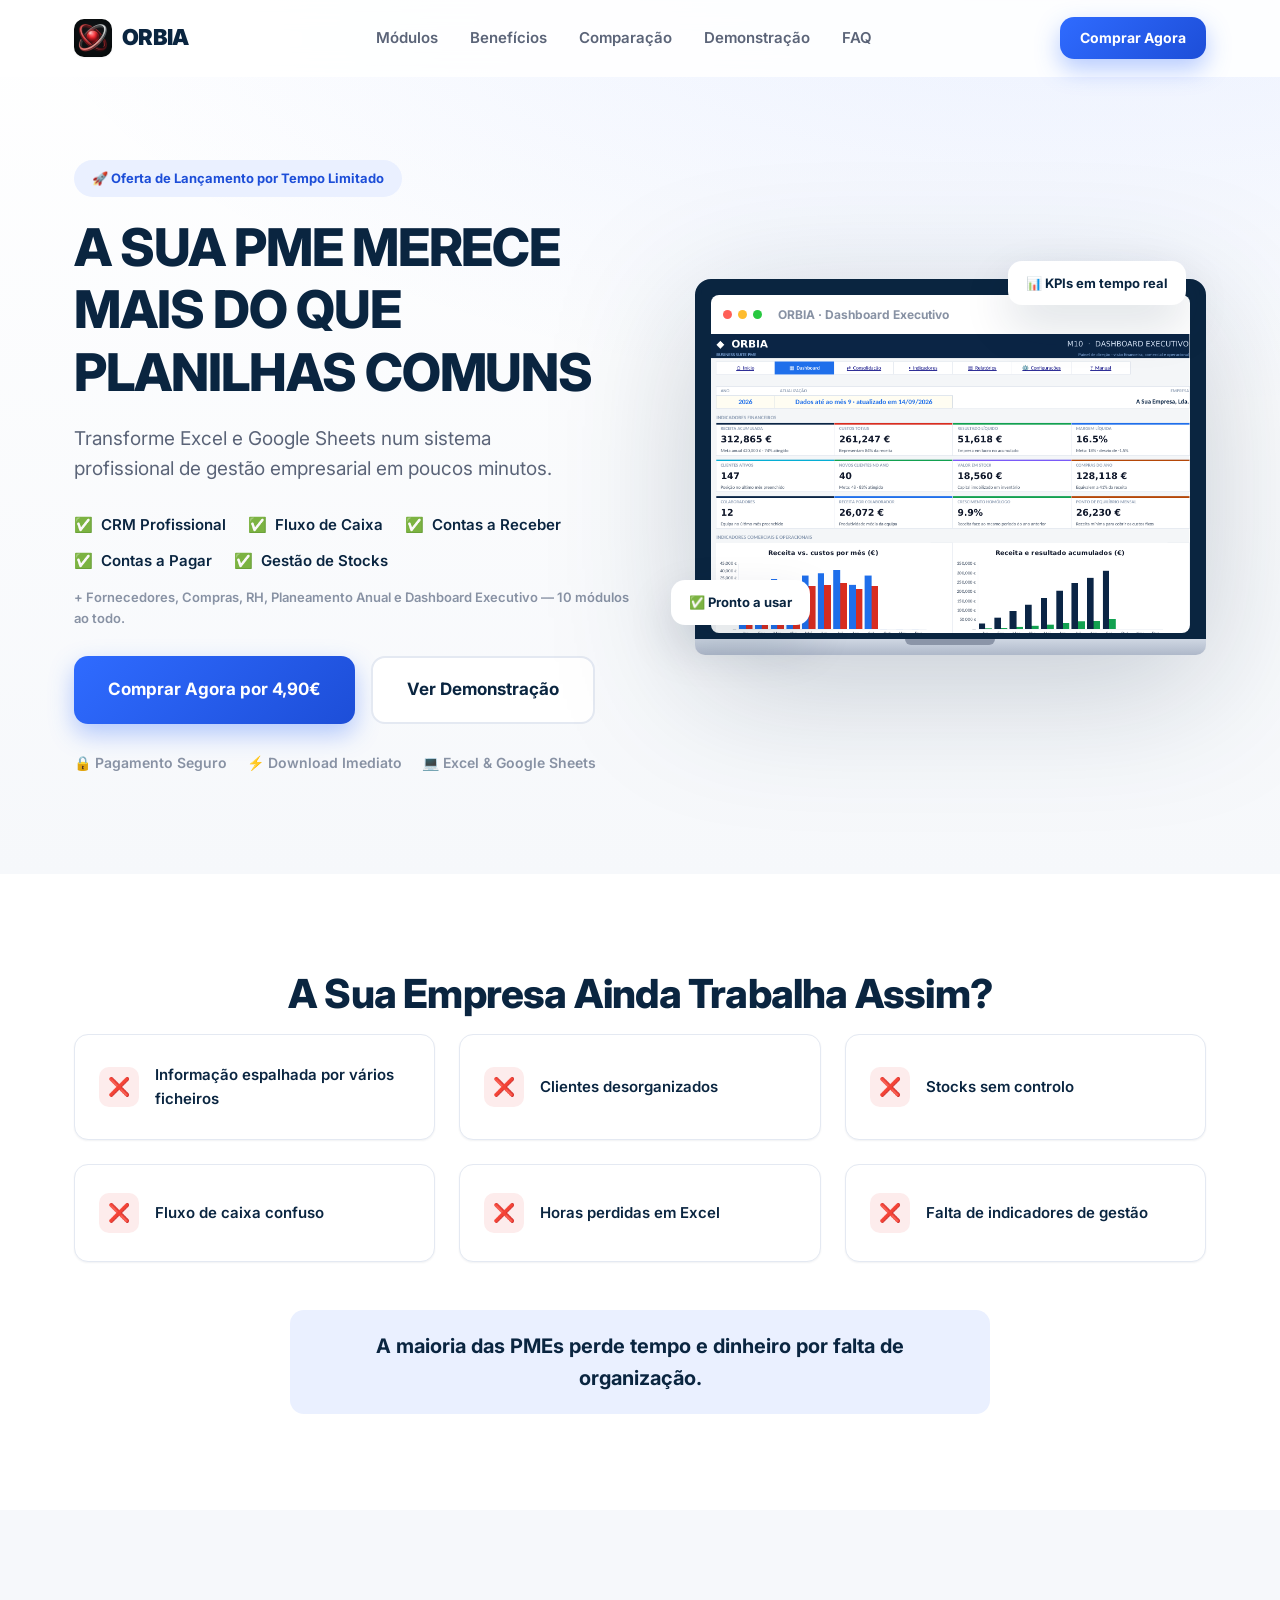
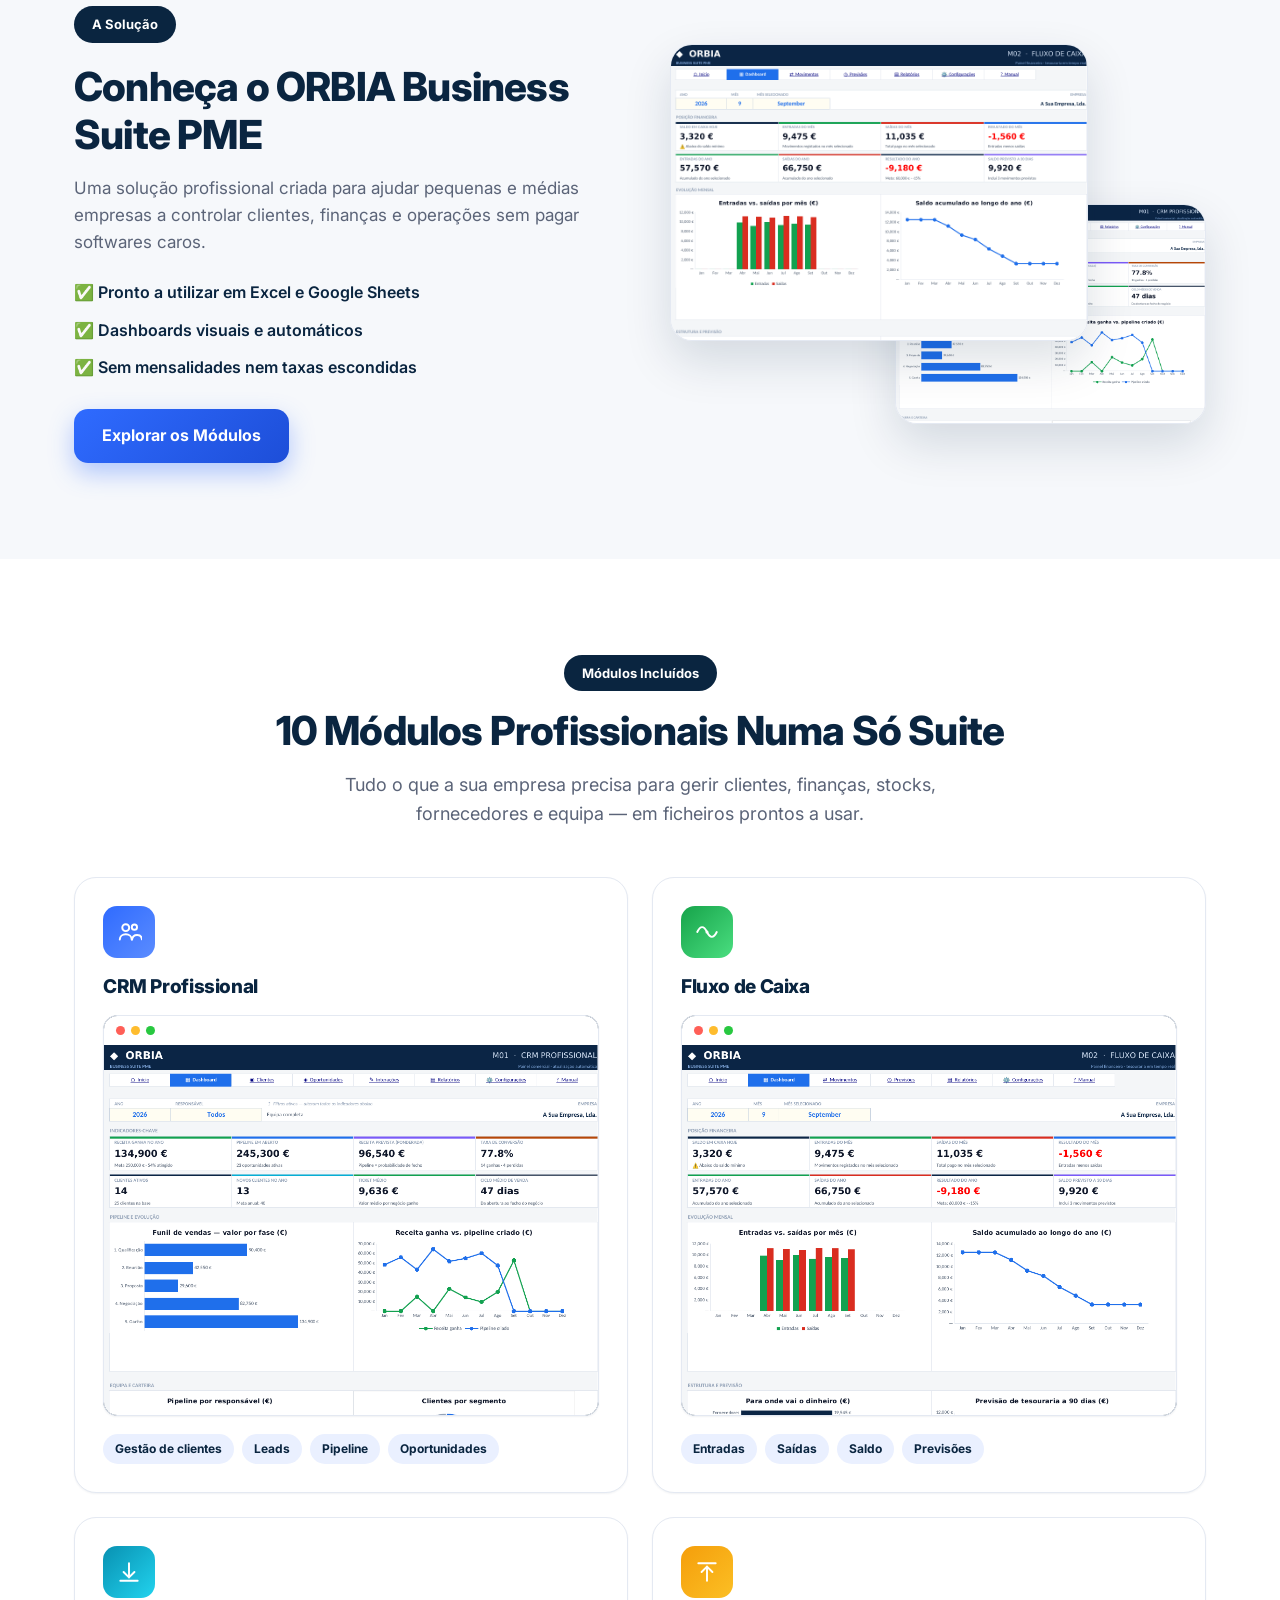
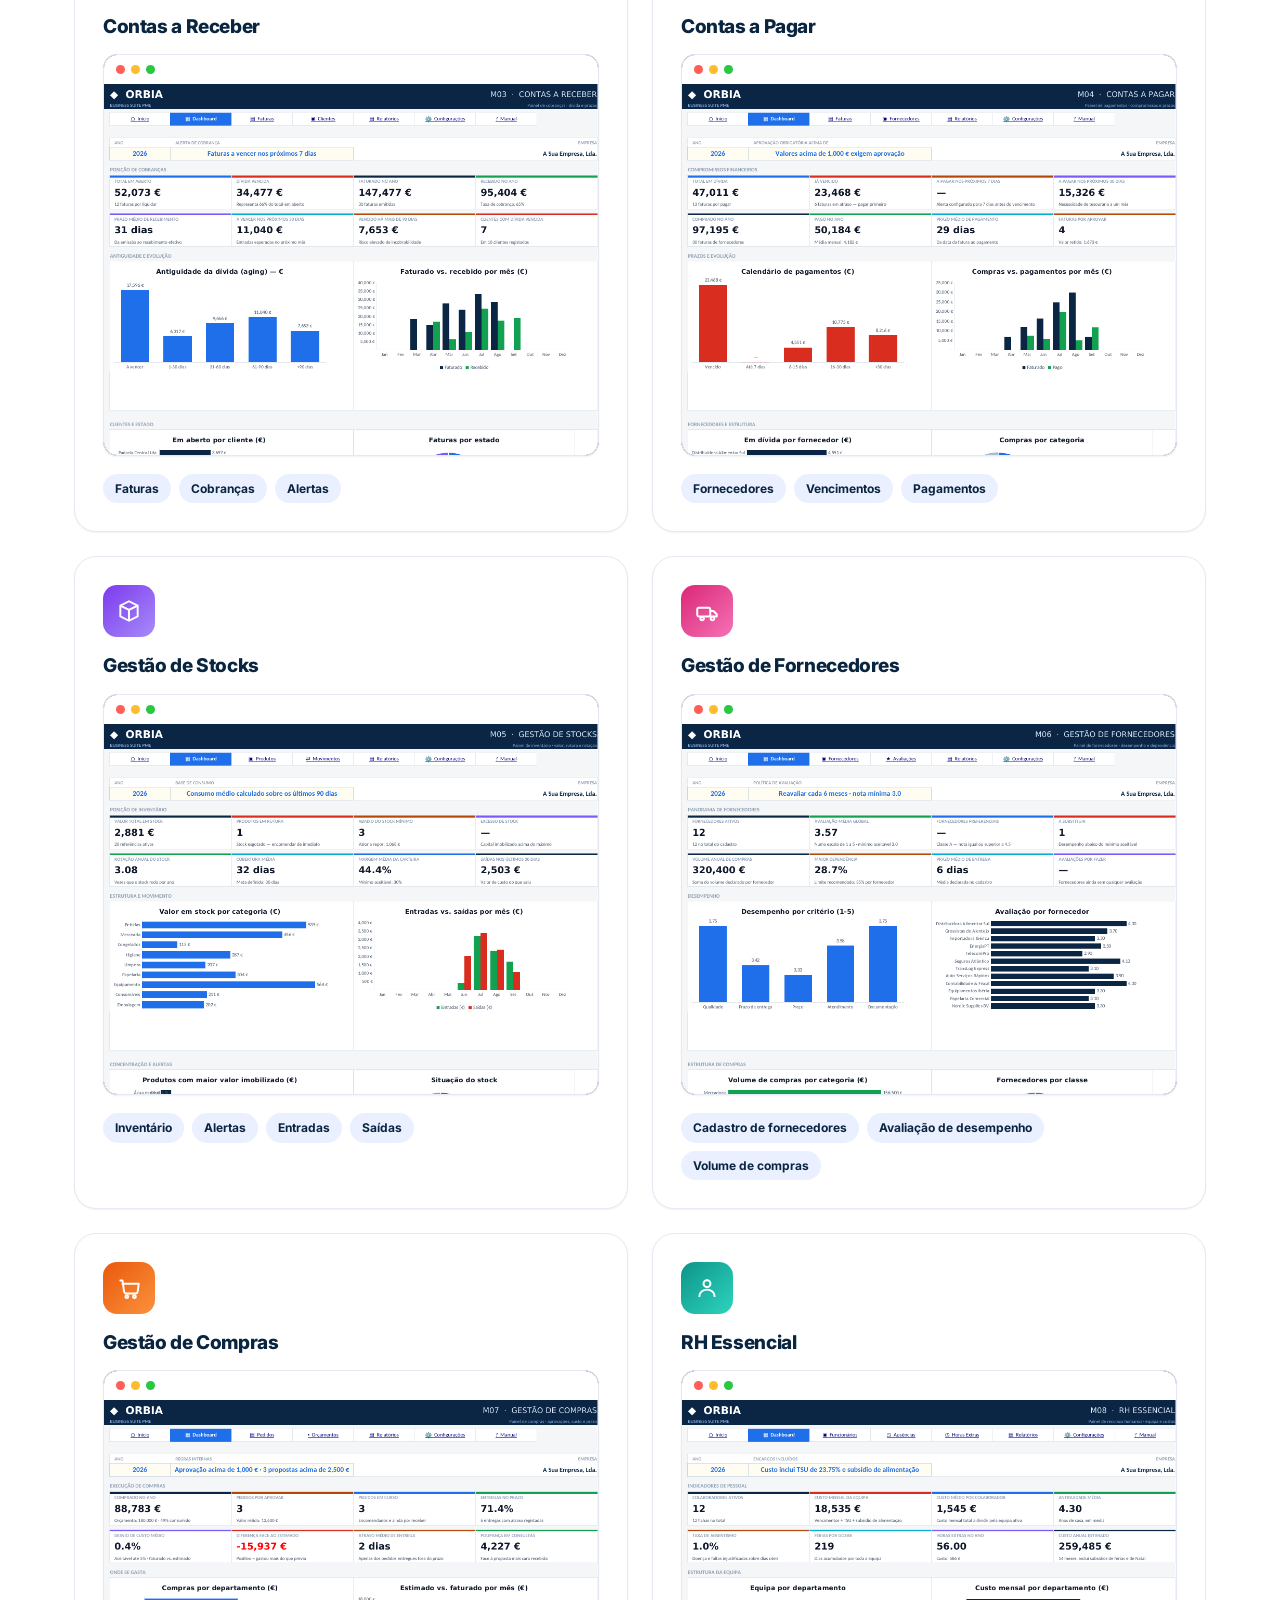
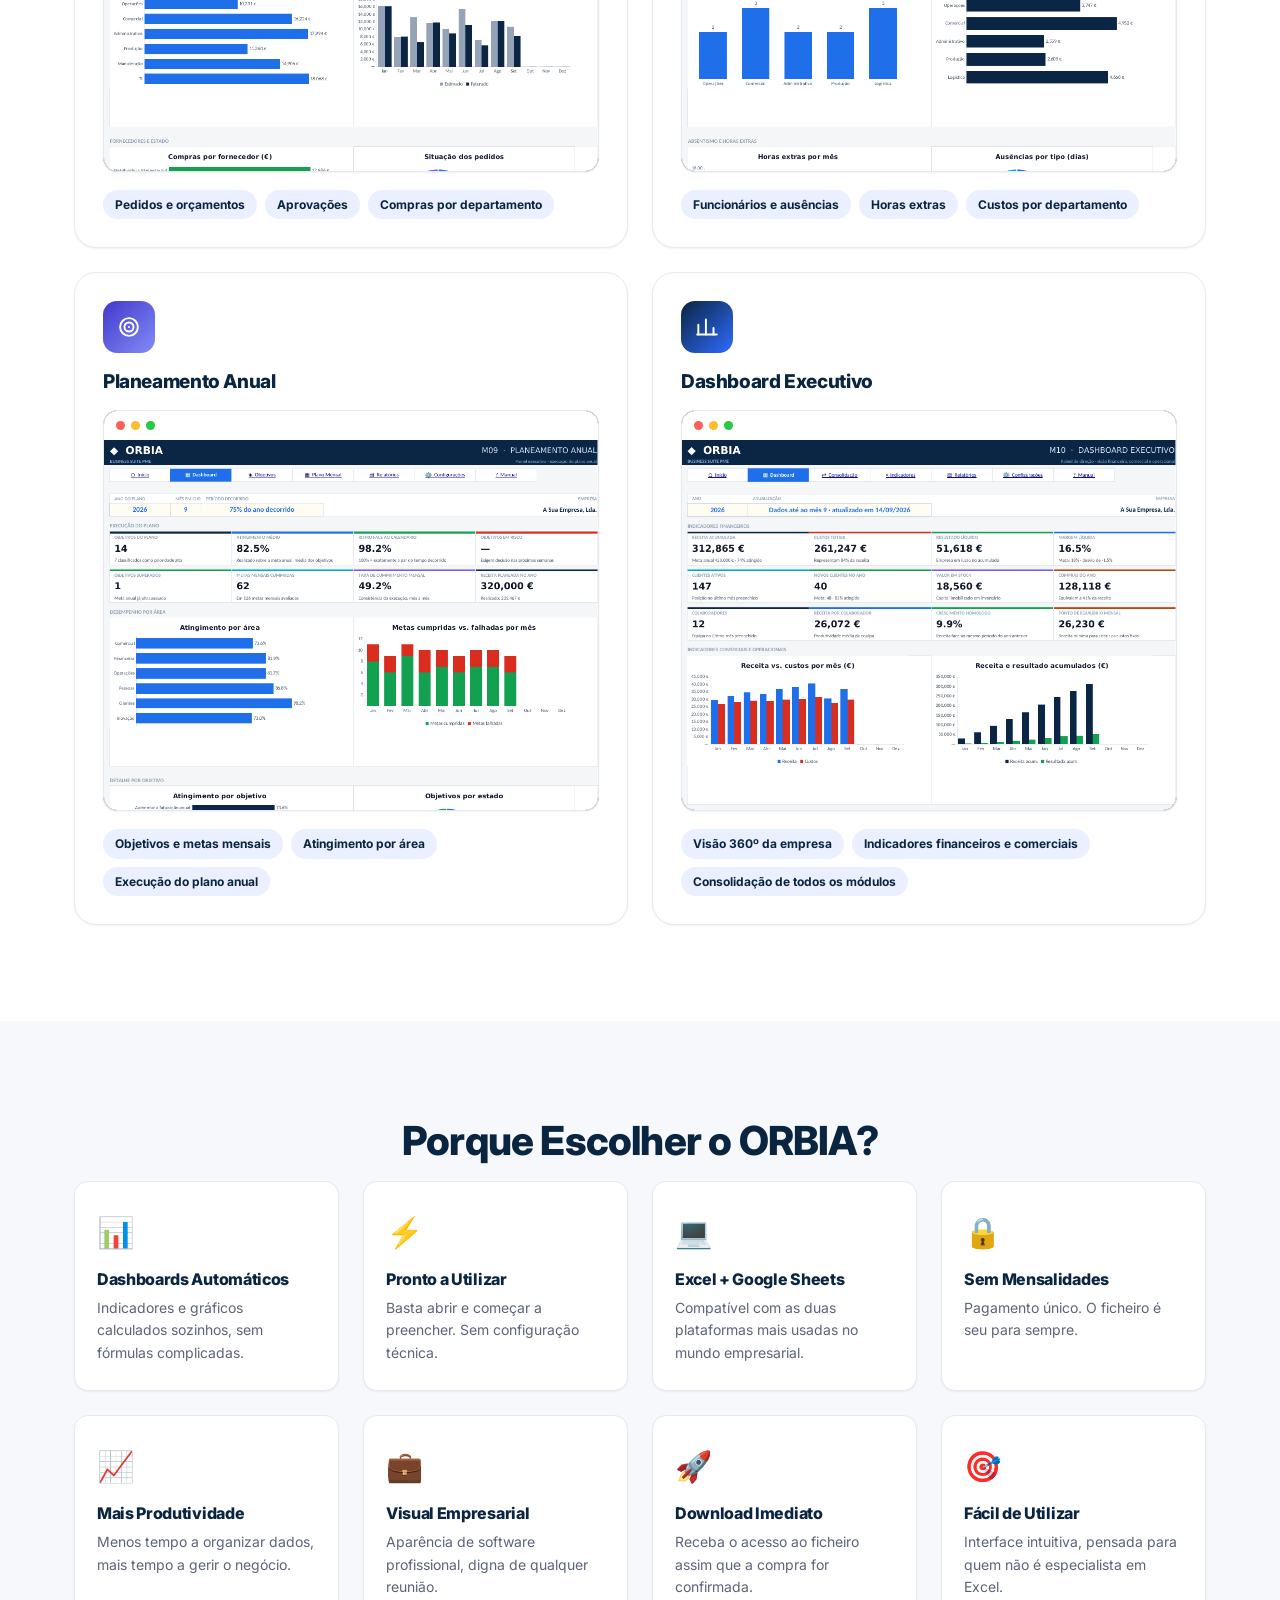
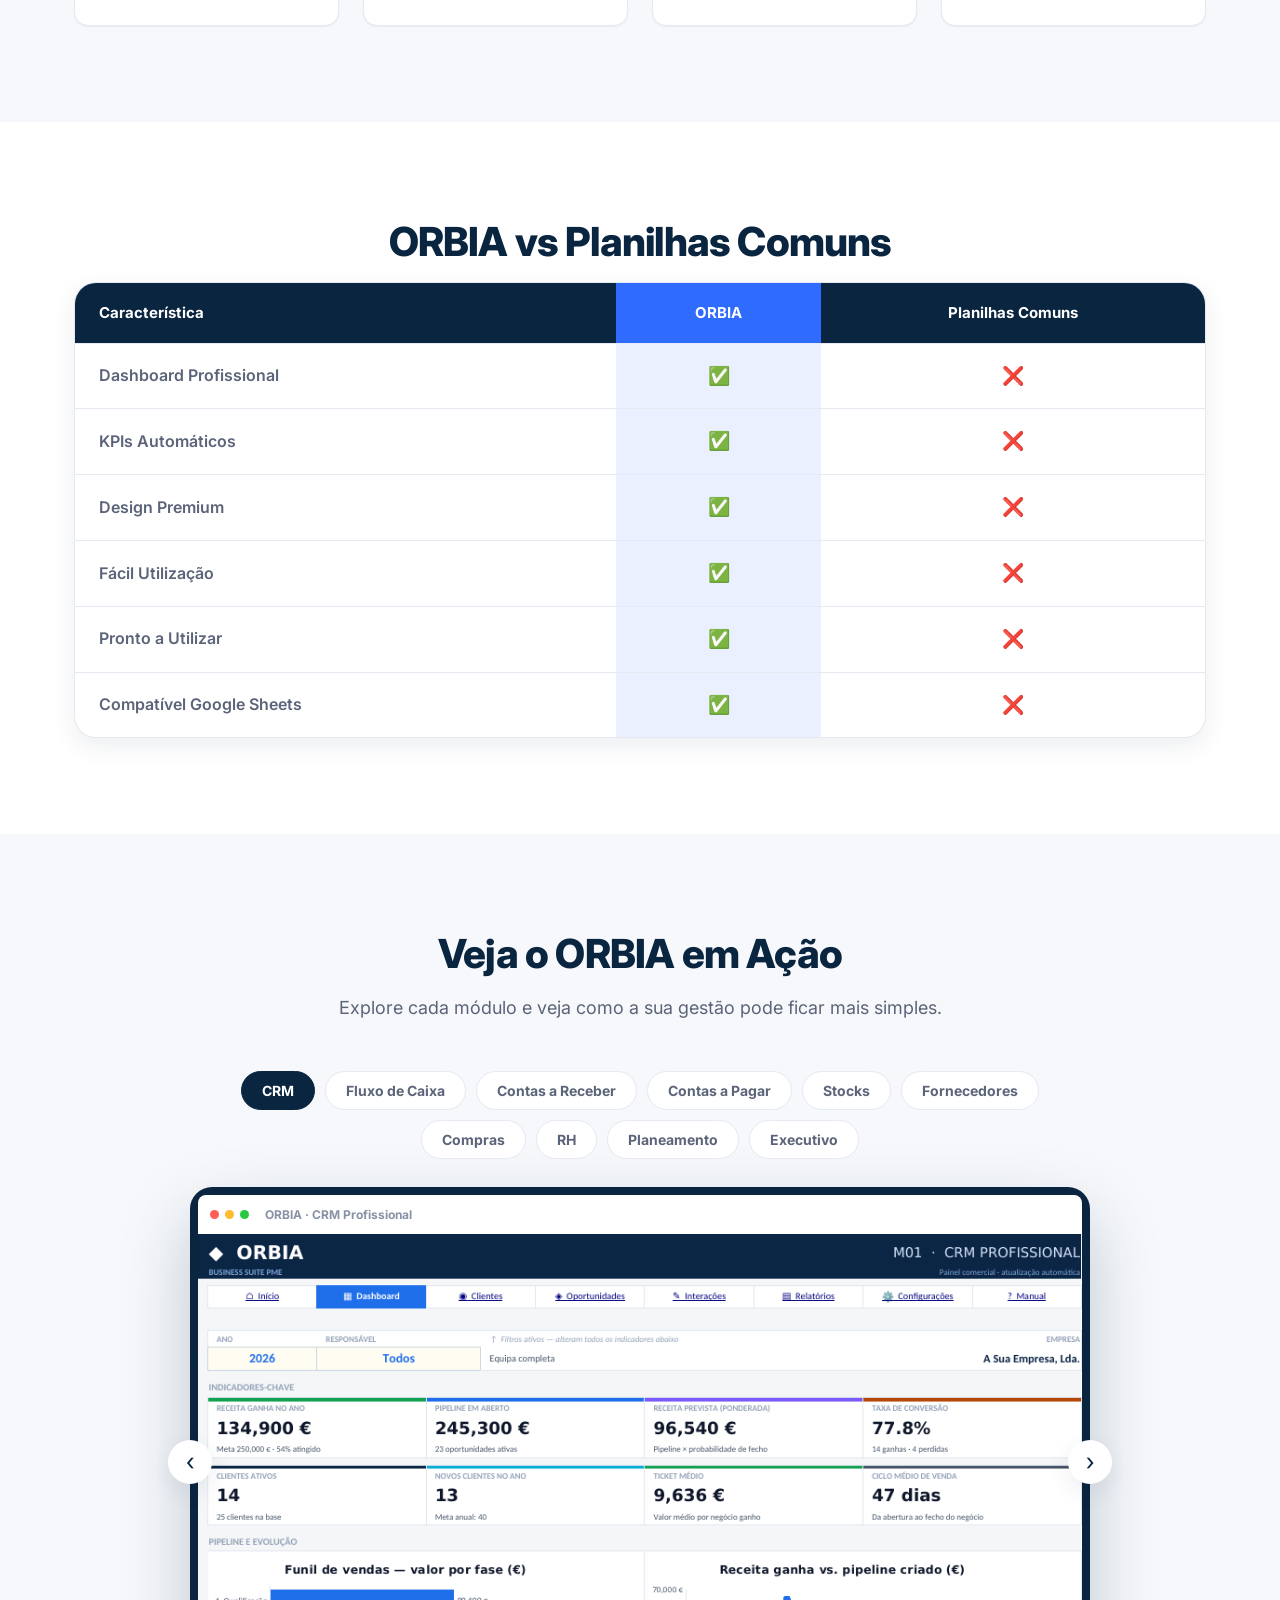
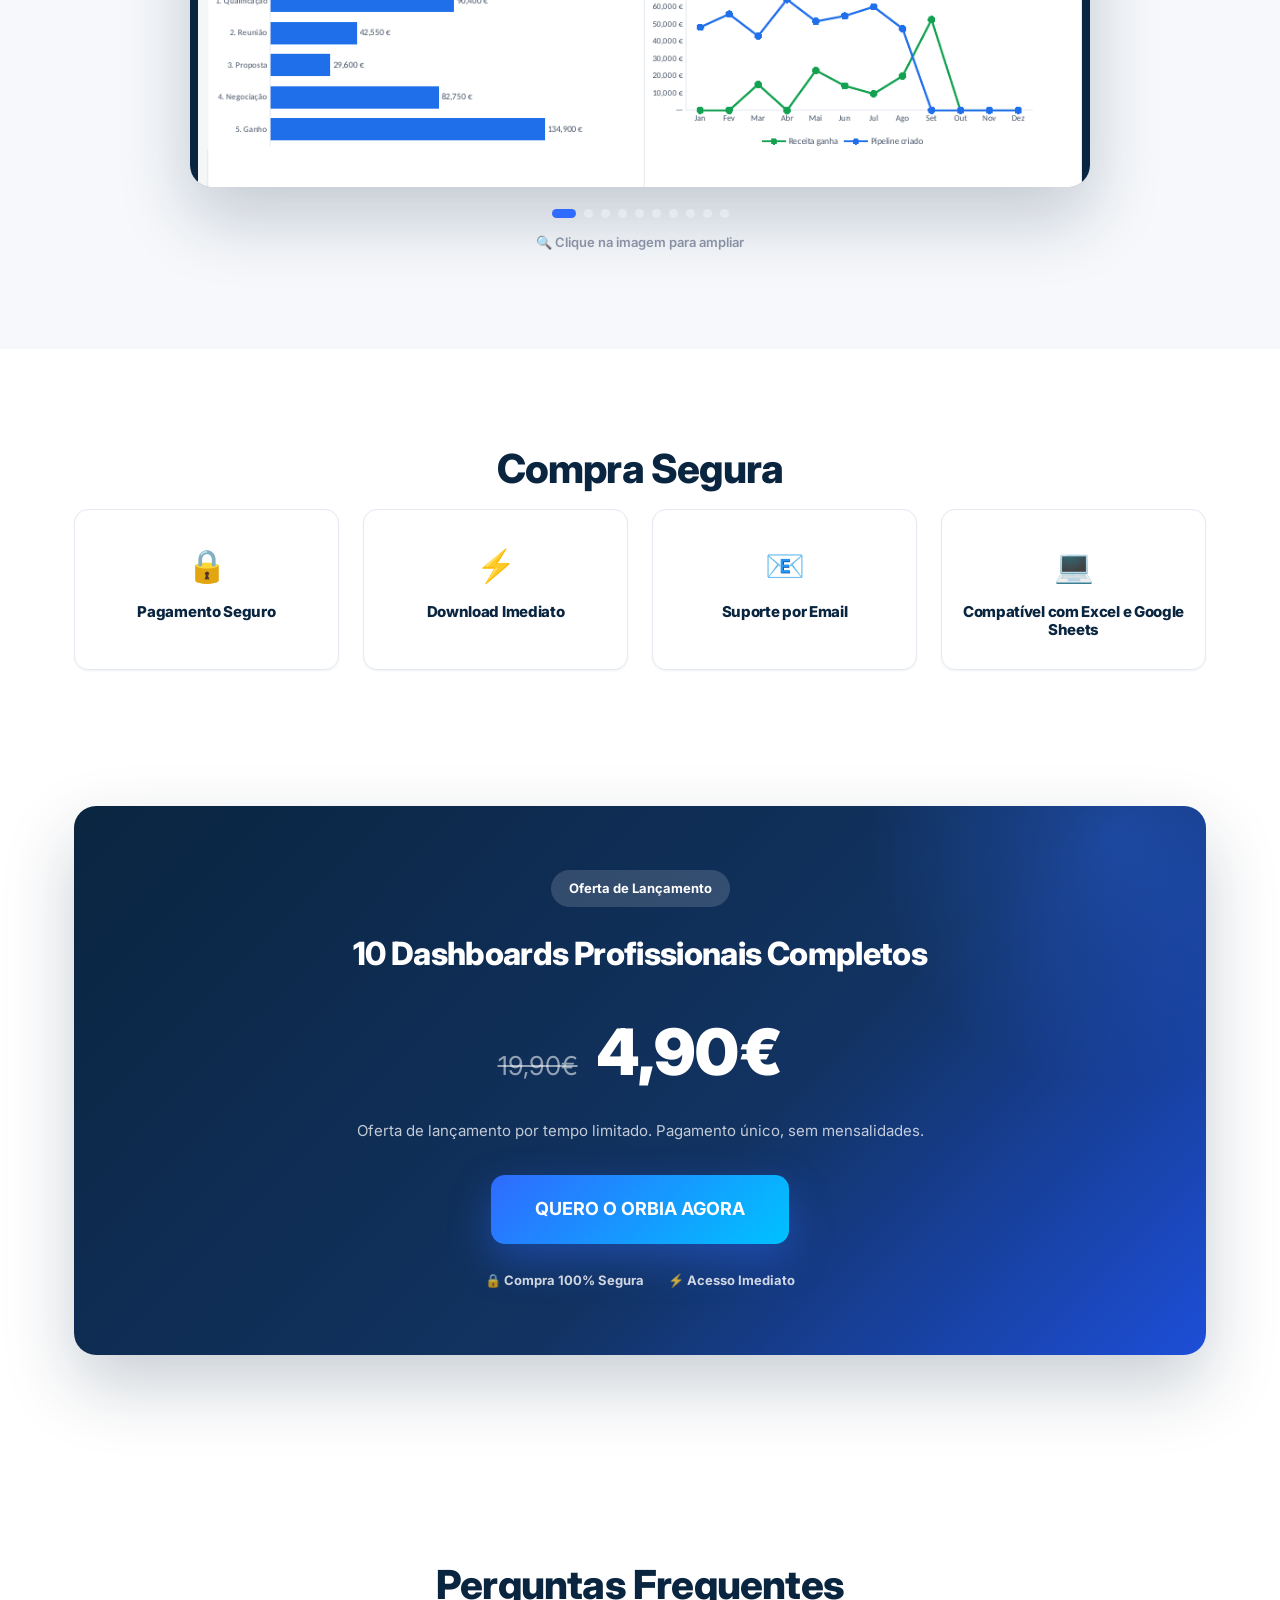
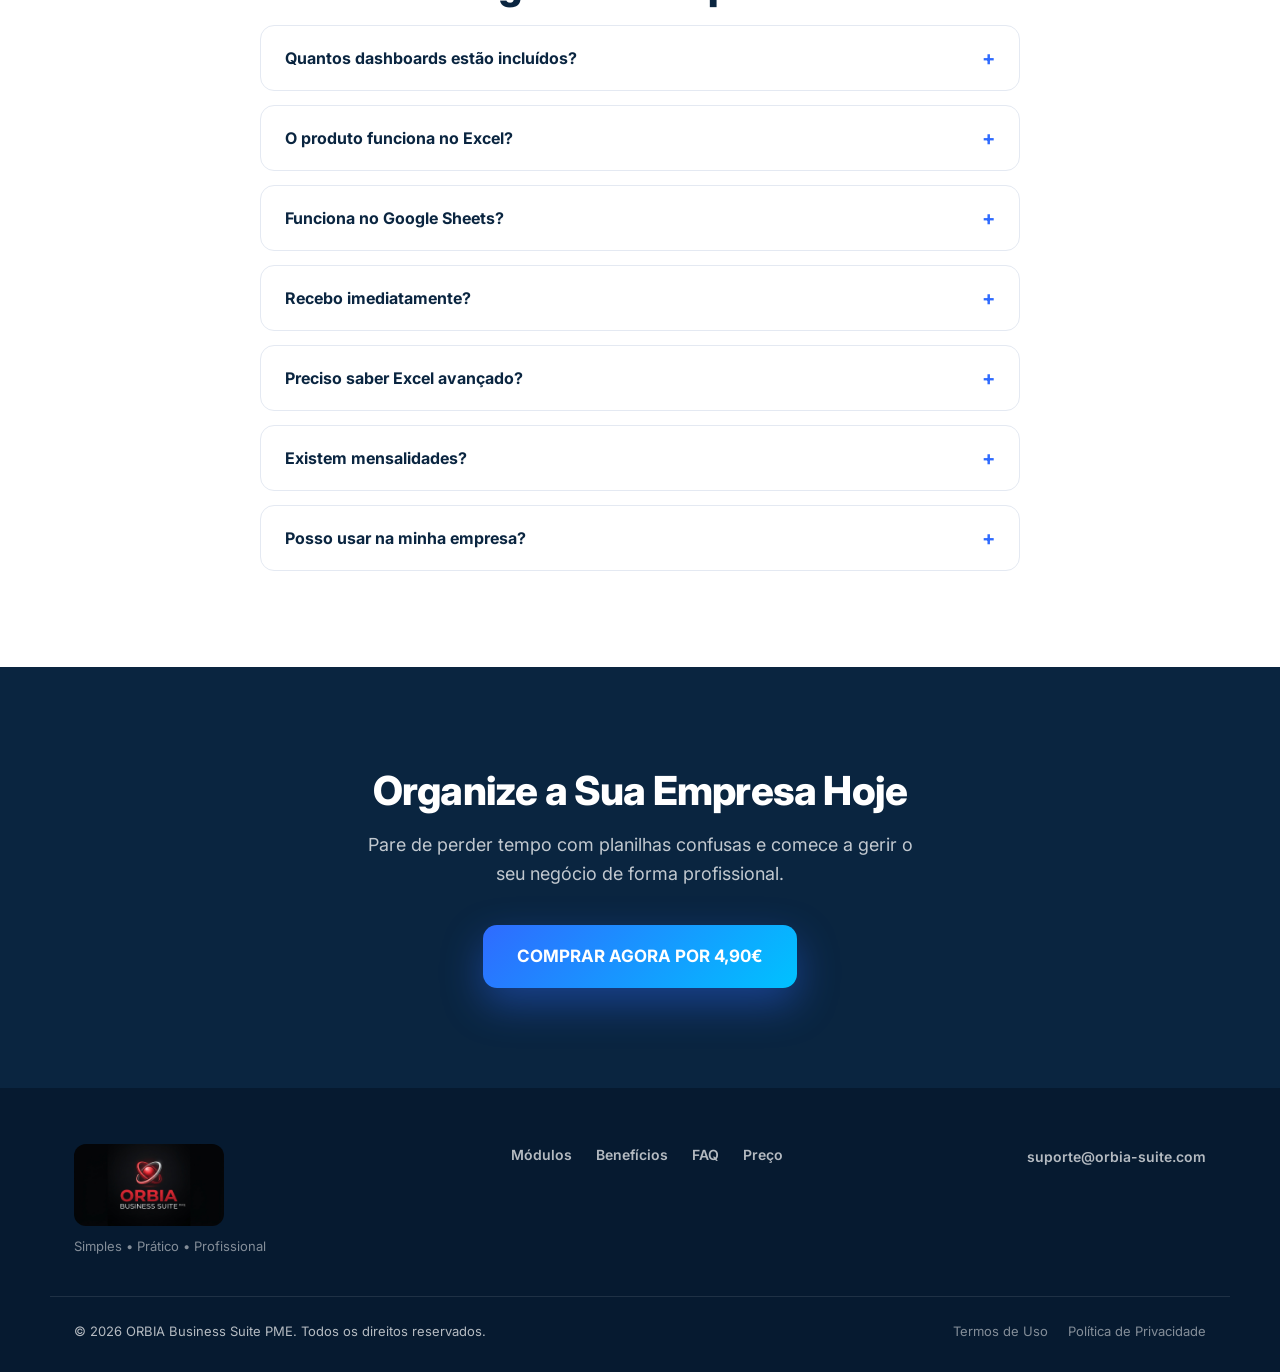
<file: index.html>
<!DOCTYPE html>
<html lang="pt-PT">
<head>
<meta charset="UTF-8">
<meta name="viewport" content="width=device-width, initial-scale=1.0">
<title>ORBIA Business Suite PME | Dashboards Profissionais para Excel e Google Sheets</title>
<meta name="description" content="Transforme Excel e Google Sheets num sistema profissional de gestão empresarial. 10 dashboards: CRM, Fluxo de Caixa, Contas a Receber e a Pagar, Stocks, Fornecedores, Compras, RH, Planeamento e Dashboard Executivo. De 19,90€ por apenas 4,90€. Download imediato.">
<meta name="keywords" content="dashboard excel, dashboard google sheets, gestão pme, crm excel, fluxo de caixa excel, contas a receber, contas a pagar, gestão de stocks, gestão de fornecedores, gestão de compras, dashboard rh, dashboard executivo, orbia">
<meta name="author" content="ORBIA">
<meta name="robots" content="index, follow">

<!-- Open Graph -->
<meta property="og:type" content="website">
<meta property="og:title" content="ORBIA Business Suite PME | Simples • Prático • Profissional">
<meta property="og:description" content="10 dashboards profissionais para Excel e Google Sheets. Transforme a gestão da sua PME em poucos minutos. Oferta de lançamento: 4,90€.">
<meta property="og:image" content="assets/images/logo.jpg">
<meta name="twitter:card" content="summary_large_image">

<link rel="icon" type="image/jpeg" href="assets/images/logo-icon.jpg">

<link rel="preconnect" href="https://fonts.googleapis.com">
<link rel="preconnect" href="https://fonts.gstatic.com" crossorigin>
<link href="https://fonts.googleapis.com/css2?family=Inter:wght@400;500;600;700;800;900&display=swap" rel="stylesheet">

<link rel="stylesheet" href="css/style.css">
  <!-- Meta Pixel Code -->
  <script>
    !function(f,b,e,v,n,t,s)
    {if(f.fbq)return;n=f.fbq=function(){n.callMethod?
      n.callMethod.apply(n,arguments):n.queue.push(arguments)};
     if(!f._fbq)f._fbq=n;n.push=n;n.loaded=!0;n.version='2.0';
     n.queue=[];t=b.createElement(e);t.async=!0;
     t.src=v;s=b.getElementsByTagName(e)[0];
     s.parentNode.insertBefore(t,s)}(window, document,'script',
                                     'https://connect.facebook.net/en_US/fbevents.js');
    fbq('init', '1086539817080562');
    fbq('track', 'PageView');
  </script>
<noscript><img height="1" width="1" style="display:none" src="https://www.facebook.com/tr?id=1086539817080562&ev=PageView&noscript=1" /></noscript>
<!-- End Meta Pixel Code -->
</head>
<body>

<!-- ===================== HEADER ===================== -->
<header class="site-header" id="site-header">
  <div class="container header-inner">
    <a href="#inicio" class="logo" aria-label="ORBIA - Página inicial">
      <span class="logo-badge">
        <img src="assets/images/logo-icon.jpg" alt="ORBIA">
      </span>
      <span class="logo-text">ORBIA</span>
    </a>

    <nav class="main-nav" id="main-nav" aria-label="Navegação principal">
      <a href="#modulos">Módulos</a>
      <a href="#beneficios">Benefícios</a>
      <a href="#comparacao">Comparação</a>
      <a href="#demonstracao">Demonstração</a>
      <a href="#faq">FAQ</a>
    </nav>

    <div class="header-actions">
      <a href="#preco" class="btn btn-primary btn-sm btn-buy">Comprar Agora</a>
      <button class="nav-toggle" id="nav-toggle" aria-label="Abrir menu" aria-expanded="false" aria-controls="main-nav">
        <span></span><span></span><span></span>
      </button>
    </div>
  </div>
</header>

<main>

<!-- ===================== HERO ===================== -->
<section class="hero" id="inicio">
  <div class="container hero-grid">
    <div class="hero-content reveal">
      <span class="badge badge-blue">🚀 Oferta de Lançamento por Tempo Limitado</span>
      <h1 class="hero-title">A SUA PME MERECE MAIS DO QUE PLANILHAS COMUNS</h1>
      <p class="hero-subtitle">Transforme Excel e Google Sheets num sistema profissional de gestão empresarial em poucos minutos.</p>

      <ul class="hero-checklist">
        <li><span class="check-icon">✅</span> CRM Profissional</li>
        <li><span class="check-icon">✅</span> Fluxo de Caixa</li>
        <li><span class="check-icon">✅</span> Contas a Receber</li>
        <li><span class="check-icon">✅</span> Contas a Pagar</li>
        <li><span class="check-icon">✅</span> Gestão de Stocks</li>
      </ul>
      <p class="hero-extra-note">+ Fornecedores, Compras, RH, Planeamento Anual e Dashboard Executivo — 10 módulos ao todo.</p>

      <div class="hero-cta-row">
        <a href="#preco" class="btn btn-primary btn-lg btn-buy">Comprar Agora por 4,90€</a>
        <a href="#demonstracao" class="btn btn-secondary btn-lg">Ver Demonstração</a>
      </div>

      <div class="hero-trust">
        <span>🔒 Pagamento Seguro</span>
        <span>⚡ Download Imediato</span>
        <span>💻 Excel &amp; Google Sheets</span>
      </div>
    </div>

    <div class="hero-visual reveal">
      <div class="laptop-mockup">
        <div class="laptop-screen">
          <div class="browser-bar">
            <span class="dot dot-red"></span><span class="dot dot-yellow"></span><span class="dot dot-green"></span>
            <span class="browser-title">ORBIA · Dashboard Executivo</span>
          </div>
          <div class="hero-shot-wrap">
            <img src="assets/images/dash-executivo.png" alt="Dashboard Executivo ORBIA Business Suite PME" class="hero-shot">
          </div>
        </div>
        <div class="laptop-base"></div>
      </div>
      <div class="float-card float-card-1">📊 KPIs em tempo real</div>
      <div class="float-card float-card-2">✅ Pronto a usar</div>
    </div>
  </div>
</section>

<!-- ===================== PROBLEMAS ===================== -->
<section class="section" id="problemas">
  <div class="container">
    <h2 class="section-title reveal">A Sua Empresa Ainda Trabalha Assim?</h2>
    <div class="grid grid-3 reveal">
      <div class="problem-card">
        <span class="problem-icon">❌</span>
        <p>Informação espalhada por vários ficheiros</p>
      </div>
      <div class="problem-card">
        <span class="problem-icon">❌</span>
        <p>Clientes desorganizados</p>
      </div>
      <div class="problem-card">
        <span class="problem-icon">❌</span>
        <p>Stocks sem controlo</p>
      </div>
      <div class="problem-card">
        <span class="problem-icon">❌</span>
        <p>Fluxo de caixa confuso</p>
      </div>
      <div class="problem-card">
        <span class="problem-icon">❌</span>
        <p>Horas perdidas em Excel</p>
      </div>
      <div class="problem-card">
        <span class="problem-icon">❌</span>
        <p>Falta de indicadores de gestão</p>
      </div>
    </div>
    <p class="section-conclusion reveal">A maioria das PMEs perde tempo e dinheiro por falta de organização.</p>
  </div>
</section>

<!-- ===================== SOLUÇÃO ===================== -->
<section class="section section-alt" id="solucao">
  <div class="container solution-grid">
    <div class="solution-text reveal">
      <span class="badge badge-navy">A Solução</span>
      <h2 class="section-title align-left">Conheça o ORBIA Business Suite PME</h2>
      <p class="section-text">Uma solução profissional criada para ajudar pequenas e médias empresas a controlar clientes, finanças e operações sem pagar softwares caros.</p>
      <ul class="solution-list">
        <li>✅ Pronto a utilizar em Excel e Google Sheets</li>
        <li>✅ Dashboards visuais e automáticos</li>
        <li>✅ Sem mensalidades nem taxas escondidas</li>
      </ul>
      <a href="#modulos" class="btn btn-primary">Explorar os Módulos</a>
    </div>
    <div class="solution-visual reveal">
      <div class="stacked-card card-1">
        <img src="assets/images/dash-fluxo-caixa.png" alt="Dashboard de Fluxo de Caixa ORBIA">
      </div>
      <div class="stacked-card card-2">
        <img src="assets/images/dash-crm.png" alt="Dashboard de CRM ORBIA">
      </div>
    </div>
  </div>
</section>

<!-- ===================== 5 MÓDULOS ===================== -->
<section class="section" id="modulos">
  <div class="container">
    <span class="badge badge-navy center-badge">Módulos Incluídos</span>
    <h2 class="section-title reveal">10 Módulos Profissionais Numa Só Suite</h2>
    <p class="section-subtitle reveal">Tudo o que a sua empresa precisa para gerir clientes, finanças, stocks, fornecedores e equipa — em ficheiros prontos a usar.</p>

    <div class="modules-grid">

      <article class="module-card reveal">
        <div class="module-icon icon-crm" aria-hidden="true">
          <svg viewBox="0 0 24 24" fill="none"><circle cx="9" cy="8" r="3.2" stroke="currentColor" stroke-width="1.8"/><path d="M3.5 19c0-3 2.5-5 5.5-5s5.5 2 5.5 5" stroke="currentColor" stroke-width="1.8" stroke-linecap="round"/><circle cx="17" cy="7.5" r="2.4" stroke="currentColor" stroke-width="1.8"/><path d="M14.8 19c.3-2.5 2.2-4.3 4.7-4.3s4.2 1.6 4.5 4" stroke="currentColor" stroke-width="1.8" stroke-linecap="round"/></svg>
        </div>
        <h3>CRM Profissional</h3>
        <div class="module-shot browser-window">
          <div class="browser-bar"><span class="dot dot-red"></span><span class="dot dot-yellow"></span><span class="dot dot-green"></span></div>
          <img src="assets/images/dash-crm.png" alt="Dashboard de CRM Profissional ORBIA" loading="lazy">
        </div>
        <ul class="module-benefits">
          <li>Gestão de clientes</li>
          <li>Leads</li>
          <li>Pipeline</li>
          <li>Oportunidades</li>
        </ul>
      </article>

      <article class="module-card reveal">
        <div class="module-icon icon-cash" aria-hidden="true">
          <svg viewBox="0 0 24 24" fill="none"><path d="M3 12c3-6 6-6 9 0s6 6 9 0" stroke="currentColor" stroke-width="1.8" stroke-linecap="round" stroke-linejoin="round"/><circle cx="12" cy="12" r="1.4" fill="currentColor"/></svg>
        </div>
        <h3>Fluxo de Caixa</h3>
        <div class="module-shot browser-window">
          <div class="browser-bar"><span class="dot dot-red"></span><span class="dot dot-yellow"></span><span class="dot dot-green"></span></div>
          <img src="assets/images/dash-fluxo-caixa.png" alt="Dashboard de Fluxo de Caixa ORBIA" loading="lazy">
        </div>
        <ul class="module-benefits">
          <li>Entradas</li>
          <li>Saídas</li>
          <li>Saldo</li>
          <li>Previsões</li>
        </ul>
      </article>

      <article class="module-card reveal">
        <div class="module-icon icon-receive" aria-hidden="true">
          <svg viewBox="0 0 24 24" fill="none"><path d="M12 4v13m0 0-5-5m5 5 5-5" stroke="currentColor" stroke-width="1.8" stroke-linecap="round" stroke-linejoin="round"/><path d="M4 20h16" stroke="currentColor" stroke-width="1.8" stroke-linecap="round"/></svg>
        </div>
        <h3>Contas a Receber</h3>
        <div class="module-shot browser-window">
          <div class="browser-bar"><span class="dot dot-red"></span><span class="dot dot-yellow"></span><span class="dot dot-green"></span></div>
          <img src="assets/images/dash-contas-receber.png" alt="Dashboard de Contas a Receber ORBIA" loading="lazy">
        </div>
        <ul class="module-benefits">
          <li>Faturas</li>
          <li>Cobranças</li>
          <li>Alertas</li>
        </ul>
      </article>

      <article class="module-card reveal">
        <div class="module-icon icon-pay" aria-hidden="true">
          <svg viewBox="0 0 24 24" fill="none"><path d="M12 20V7m0 0-5 5m5-5 5 5" stroke="currentColor" stroke-width="1.8" stroke-linecap="round" stroke-linejoin="round"/><path d="M4 4h16" stroke="currentColor" stroke-width="1.8" stroke-linecap="round"/></svg>
        </div>
        <h3>Contas a Pagar</h3>
        <div class="module-shot browser-window">
          <div class="browser-bar"><span class="dot dot-red"></span><span class="dot dot-yellow"></span><span class="dot dot-green"></span></div>
          <img src="assets/images/dash-contas-pagar.png" alt="Dashboard de Contas a Pagar ORBIA" loading="lazy">
        </div>
        <ul class="module-benefits">
          <li>Fornecedores</li>
          <li>Vencimentos</li>
          <li>Pagamentos</li>
        </ul>
      </article>

      <article class="module-card reveal">
        <div class="module-icon icon-stock" aria-hidden="true">
          <svg viewBox="0 0 24 24" fill="none"><path d="M12 3 4 7v10l8 4 8-4V7l-8-4Z" stroke="currentColor" stroke-width="1.8" stroke-linejoin="round"/><path d="M4 7l8 4 8-4M12 11v10" stroke="currentColor" stroke-width="1.8" stroke-linejoin="round"/></svg>
        </div>
        <h3>Gestão de Stocks</h3>
        <div class="module-shot browser-window">
          <div class="browser-bar"><span class="dot dot-red"></span><span class="dot dot-yellow"></span><span class="dot dot-green"></span></div>
          <img src="assets/images/dash-stocks.png" alt="Dashboard de Gestão de Stocks ORBIA" loading="lazy">
        </div>
        <ul class="module-benefits">
          <li>Inventário</li>
          <li>Alertas</li>
          <li>Entradas</li>
          <li>Saídas</li>
        </ul>
      </article>

      <article class="module-card reveal">
        <div class="module-icon icon-suppliers" aria-hidden="true">
          <svg viewBox="0 0 24 24" fill="none"><rect x="3" y="9" width="12" height="8" rx="1.5" stroke="currentColor" stroke-width="1.8"/><path d="M15 12h3l3 3v2h-6" stroke="currentColor" stroke-width="1.8" stroke-linejoin="round"/><circle cx="7.5" cy="19" r="1.6" stroke="currentColor" stroke-width="1.8"/><circle cx="17" cy="19" r="1.6" stroke="currentColor" stroke-width="1.8"/></svg>
        </div>
        <h3>Gestão de Fornecedores</h3>
        <div class="module-shot browser-window">
          <div class="browser-bar"><span class="dot dot-red"></span><span class="dot dot-yellow"></span><span class="dot dot-green"></span></div>
          <img src="assets/images/dash-fornecedores.png" alt="Dashboard de Gestão de Fornecedores ORBIA" loading="lazy">
        </div>
        <ul class="module-benefits">
          <li>Cadastro de fornecedores</li>
          <li>Avaliação de desempenho</li>
          <li>Volume de compras</li>
        </ul>
      </article>

      <article class="module-card reveal">
        <div class="module-icon icon-purchases" aria-hidden="true">
          <svg viewBox="0 0 24 24" fill="none"><path d="M4 5h2l1.5 10.5A2 2 0 0 0 9.5 17H18a2 2 0 0 0 2-1.6L21 8H6" stroke="currentColor" stroke-width="1.8" stroke-linecap="round" stroke-linejoin="round"/><circle cx="10" cy="20" r="1.3" stroke="currentColor" stroke-width="1.8"/><circle cx="17" cy="20" r="1.3" stroke="currentColor" stroke-width="1.8"/></svg>
        </div>
        <h3>Gestão de Compras</h3>
        <div class="module-shot browser-window">
          <div class="browser-bar"><span class="dot dot-red"></span><span class="dot dot-yellow"></span><span class="dot dot-green"></span></div>
          <img src="assets/images/dash-compras.png" alt="Dashboard de Gestão de Compras ORBIA" loading="lazy">
        </div>
        <ul class="module-benefits">
          <li>Pedidos e orçamentos</li>
          <li>Aprovações</li>
          <li>Compras por departamento</li>
        </ul>
      </article>

      <article class="module-card reveal">
        <div class="module-icon icon-hr" aria-hidden="true">
          <svg viewBox="0 0 24 24" fill="none"><circle cx="12" cy="8" r="3.2" stroke="currentColor" stroke-width="1.8"/><path d="M5 19.5c0-3.6 3.1-6 7-6s7 2.4 7 6" stroke="currentColor" stroke-width="1.8" stroke-linecap="round"/></svg>
        </div>
        <h3>RH Essencial</h3>
        <div class="module-shot browser-window">
          <div class="browser-bar"><span class="dot dot-red"></span><span class="dot dot-yellow"></span><span class="dot dot-green"></span></div>
          <img src="assets/images/dash-rh.png" alt="Dashboard de Recursos Humanos ORBIA" loading="lazy">
        </div>
        <ul class="module-benefits">
          <li>Funcionários e ausências</li>
          <li>Horas extras</li>
          <li>Custos por departamento</li>
        </ul>
      </article>

      <article class="module-card reveal">
        <div class="module-icon icon-planning" aria-hidden="true">
          <svg viewBox="0 0 24 24" fill="none"><circle cx="12" cy="12" r="8.2" stroke="currentColor" stroke-width="1.8"/><circle cx="12" cy="12" r="4.2" stroke="currentColor" stroke-width="1.8"/><circle cx="12" cy="12" r="0.9" fill="currentColor"/></svg>
        </div>
        <h3>Planeamento Anual</h3>
        <div class="module-shot browser-window">
          <div class="browser-bar"><span class="dot dot-red"></span><span class="dot dot-yellow"></span><span class="dot dot-green"></span></div>
          <img src="assets/images/dash-planeamento.png" alt="Dashboard de Planeamento Anual ORBIA" loading="lazy">
        </div>
        <ul class="module-benefits">
          <li>Objetivos e metas mensais</li>
          <li>Atingimento por área</li>
          <li>Execução do plano anual</li>
        </ul>
      </article>

      <article class="module-card reveal">
        <div class="module-icon icon-executive" aria-hidden="true">
          <svg viewBox="0 0 24 24" fill="none"><path d="M4 19V10M11 19V5M18 19v-6" stroke="currentColor" stroke-width="1.8" stroke-linecap="round"/><path d="M3 19h18" stroke="currentColor" stroke-width="1.8" stroke-linecap="round"/></svg>
        </div>
        <h3>Dashboard Executivo</h3>
        <div class="module-shot browser-window">
          <div class="browser-bar"><span class="dot dot-red"></span><span class="dot dot-yellow"></span><span class="dot dot-green"></span></div>
          <img src="assets/images/dash-executivo.png" alt="Dashboard Executivo ORBIA" loading="lazy">
        </div>
        <ul class="module-benefits">
          <li>Visão 360º da empresa</li>
          <li>Indicadores financeiros e comerciais</li>
          <li>Consolidação de todos os módulos</li>
        </ul>
      </article>

    </div>
  </div>
</section>

<!-- ===================== BENEFÍCIOS ===================== -->
<section class="section section-alt" id="beneficios">
  <div class="container">
    <h2 class="section-title reveal">Porque Escolher o ORBIA?</h2>
    <div class="grid grid-4 reveal">
      <div class="benefit-card">
        <span class="benefit-icon">📊</span>
        <h3>Dashboards Automáticos</h3>
        <p>Indicadores e gráficos calculados sozinhos, sem fórmulas complicadas.</p>
      </div>
      <div class="benefit-card">
        <span class="benefit-icon">⚡</span>
        <h3>Pronto a Utilizar</h3>
        <p>Basta abrir e começar a preencher. Sem configuração técnica.</p>
      </div>
      <div class="benefit-card">
        <span class="benefit-icon">💻</span>
        <h3>Excel + Google Sheets</h3>
        <p>Compatível com as duas plataformas mais usadas no mundo empresarial.</p>
      </div>
      <div class="benefit-card">
        <span class="benefit-icon">🔒</span>
        <h3>Sem Mensalidades</h3>
        <p>Pagamento único. O ficheiro é seu para sempre.</p>
      </div>
      <div class="benefit-card">
        <span class="benefit-icon">📈</span>
        <h3>Mais Produtividade</h3>
        <p>Menos tempo a organizar dados, mais tempo a gerir o negócio.</p>
      </div>
      <div class="benefit-card">
        <span class="benefit-icon">💼</span>
        <h3>Visual Empresarial</h3>
        <p>Aparência de software profissional, digna de qualquer reunião.</p>
      </div>
      <div class="benefit-card">
        <span class="benefit-icon">🚀</span>
        <h3>Download Imediato</h3>
        <p>Receba o acesso ao ficheiro assim que a compra for confirmada.</p>
      </div>
      <div class="benefit-card">
        <span class="benefit-icon">🎯</span>
        <h3>Fácil de Utilizar</h3>
        <p>Interface intuitiva, pensada para quem não é especialista em Excel.</p>
      </div>
    </div>
  </div>
</section>

<!-- ===================== COMPARAÇÃO ===================== -->
<section class="section" id="comparacao">
  <div class="container">
    <h2 class="section-title reveal">ORBIA vs Planilhas Comuns</h2>
    <div class="table-wrapper reveal">
      <table class="compare-table">
        <thead>
          <tr>
            <th>Característica</th>
            <th class="col-orbia">ORBIA</th>
            <th>Planilhas Comuns</th>
          </tr>
        </thead>
        <tbody>
          <tr>
            <td>Dashboard Profissional</td>
            <td class="col-orbia"><span class="tick tick-yes">✅</span></td>
            <td><span class="tick tick-no">❌</span></td>
          </tr>
          <tr>
            <td>KPIs Automáticos</td>
            <td class="col-orbia"><span class="tick tick-yes">✅</span></td>
            <td><span class="tick tick-no">❌</span></td>
          </tr>
          <tr>
            <td>Design Premium</td>
            <td class="col-orbia"><span class="tick tick-yes">✅</span></td>
            <td><span class="tick tick-no">❌</span></td>
          </tr>
          <tr>
            <td>Fácil Utilização</td>
            <td class="col-orbia"><span class="tick tick-yes">✅</span></td>
            <td><span class="tick tick-no">❌</span></td>
          </tr>
          <tr>
            <td>Pronto a Utilizar</td>
            <td class="col-orbia"><span class="tick tick-yes">✅</span></td>
            <td><span class="tick tick-no">❌</span></td>
          </tr>
          <tr>
            <td>Compatível Google Sheets</td>
            <td class="col-orbia"><span class="tick tick-yes">✅</span></td>
            <td><span class="tick tick-no">❌</span></td>
          </tr>
        </tbody>
      </table>
    </div>
  </div>
</section>

<!-- ===================== DEMONSTRAÇÃO ===================== -->
<section class="section section-alt" id="demonstracao">
  <div class="container">
    <h2 class="section-title reveal">Veja o ORBIA em Ação</h2>
    <p class="section-subtitle reveal">Explore cada módulo e veja como a sua gestão pode ficar mais simples.</p>

    <div class="demo-carousel reveal">
      <div class="demo-tabs" role="tablist">
        <button class="demo-tab active" data-slide="0">CRM</button>
        <button class="demo-tab" data-slide="1">Fluxo de Caixa</button>
        <button class="demo-tab" data-slide="2">Contas a Receber</button>
        <button class="demo-tab" data-slide="3">Contas a Pagar</button>
        <button class="demo-tab" data-slide="4">Stocks</button>
        <button class="demo-tab" data-slide="5">Fornecedores</button>
        <button class="demo-tab" data-slide="6">Compras</button>
        <button class="demo-tab" data-slide="7">RH</button>
        <button class="demo-tab" data-slide="8">Planeamento</button>
        <button class="demo-tab" data-slide="9">Executivo</button>
      </div>

      <div class="demo-viewport">
        <div class="demo-track" id="demo-track">

          <div class="demo-slide">
            <div class="demo-screen">
              <div class="browser-bar"><span class="dot dot-red"></span><span class="dot dot-yellow"></span><span class="dot dot-green"></span><span class="browser-title">ORBIA · CRM Profissional</span></div>
              <div class="demo-body"><img src="assets/images/dash-crm.png" alt="Screenshot ampliado do Dashboard de CRM ORBIA" loading="lazy"></div>
            </div>
          </div>

          <div class="demo-slide">
            <div class="demo-screen">
              <div class="browser-bar"><span class="dot dot-red"></span><span class="dot dot-yellow"></span><span class="dot dot-green"></span><span class="browser-title">ORBIA · Fluxo de Caixa</span></div>
              <div class="demo-body"><img src="assets/images/dash-fluxo-caixa.png" alt="Screenshot ampliado do Dashboard de Fluxo de Caixa ORBIA" loading="lazy"></div>
            </div>
          </div>

          <div class="demo-slide">
            <div class="demo-screen">
              <div class="browser-bar"><span class="dot dot-red"></span><span class="dot dot-yellow"></span><span class="dot dot-green"></span><span class="browser-title">ORBIA · Contas a Receber</span></div>
              <div class="demo-body"><img src="assets/images/dash-contas-receber.png" alt="Screenshot ampliado do Dashboard de Contas a Receber ORBIA" loading="lazy"></div>
            </div>
          </div>

          <div class="demo-slide">
            <div class="demo-screen">
              <div class="browser-bar"><span class="dot dot-red"></span><span class="dot dot-yellow"></span><span class="dot dot-green"></span><span class="browser-title">ORBIA · Contas a Pagar</span></div>
              <div class="demo-body"><img src="assets/images/dash-contas-pagar.png" alt="Screenshot ampliado do Dashboard de Contas a Pagar ORBIA" loading="lazy"></div>
            </div>
          </div>

          <div class="demo-slide">
            <div class="demo-screen">
              <div class="browser-bar"><span class="dot dot-red"></span><span class="dot dot-yellow"></span><span class="dot dot-green"></span><span class="browser-title">ORBIA · Gestão de Stocks</span></div>
              <div class="demo-body"><img src="assets/images/dash-stocks.png" alt="Screenshot ampliado do Dashboard de Gestão de Stocks ORBIA" loading="lazy"></div>
            </div>
          </div>

          <div class="demo-slide">
            <div class="demo-screen">
              <div class="browser-bar"><span class="dot dot-red"></span><span class="dot dot-yellow"></span><span class="dot dot-green"></span><span class="browser-title">ORBIA · Gestão de Fornecedores</span></div>
              <div class="demo-body"><img src="assets/images/dash-fornecedores.png" alt="Screenshot ampliado do Dashboard de Fornecedores ORBIA" loading="lazy"></div>
            </div>
          </div>

          <div class="demo-slide">
            <div class="demo-screen">
              <div class="browser-bar"><span class="dot dot-red"></span><span class="dot dot-yellow"></span><span class="dot dot-green"></span><span class="browser-title">ORBIA · Gestão de Compras</span></div>
              <div class="demo-body"><img src="assets/images/dash-compras.png" alt="Screenshot ampliado do Dashboard de Compras ORBIA" loading="lazy"></div>
            </div>
          </div>

          <div class="demo-slide">
            <div class="demo-screen">
              <div class="browser-bar"><span class="dot dot-red"></span><span class="dot dot-yellow"></span><span class="dot dot-green"></span><span class="browser-title">ORBIA · RH Essencial</span></div>
              <div class="demo-body"><img src="assets/images/dash-rh.png" alt="Screenshot ampliado do Dashboard de RH ORBIA" loading="lazy"></div>
            </div>
          </div>

          <div class="demo-slide">
            <div class="demo-screen">
              <div class="browser-bar"><span class="dot dot-red"></span><span class="dot dot-yellow"></span><span class="dot dot-green"></span><span class="browser-title">ORBIA · Planeamento Anual</span></div>
              <div class="demo-body"><img src="assets/images/dash-planeamento.png" alt="Screenshot ampliado do Dashboard de Planeamento Anual ORBIA" loading="lazy"></div>
            </div>
          </div>

          <div class="demo-slide">
            <div class="demo-screen">
              <div class="browser-bar"><span class="dot dot-red"></span><span class="dot dot-yellow"></span><span class="dot dot-green"></span><span class="browser-title">ORBIA · Dashboard Executivo</span></div>
              <div class="demo-body"><img src="assets/images/dash-executivo.png" alt="Screenshot ampliado do Dashboard Executivo ORBIA" loading="lazy"></div>
            </div>
          </div>

        </div>
      </div>

      <button class="demo-arrow demo-prev" id="demo-prev" aria-label="Anterior">‹</button>
      <button class="demo-arrow demo-next" id="demo-next" aria-label="Seguinte">›</button>

      <div class="demo-dots" id="demo-dots">
        <button class="demo-dot active" data-slide="0" aria-label="Slide 1"></button>
        <button class="demo-dot" data-slide="1" aria-label="Slide 2"></button>
        <button class="demo-dot" data-slide="2" aria-label="Slide 3"></button>
        <button class="demo-dot" data-slide="3" aria-label="Slide 4"></button>
        <button class="demo-dot" data-slide="4" aria-label="Slide 5"></button>
        <button class="demo-dot" data-slide="5" aria-label="Slide 6"></button>
        <button class="demo-dot" data-slide="6" aria-label="Slide 7"></button>
        <button class="demo-dot" data-slide="7" aria-label="Slide 8"></button>
        <button class="demo-dot" data-slide="8" aria-label="Slide 9"></button>
        <button class="demo-dot" data-slide="9" aria-label="Slide 10"></button>
      </div>

      <p class="demo-hint">🔍 Clique na imagem para ampliar</p>
    </div>
  </div>
</section>

<!-- Lightbox -->
<div class="lightbox" id="lightbox" aria-hidden="true">
  <button class="lightbox-close" id="lightbox-close" aria-label="Fechar">✕</button>
  <div class="lightbox-content" id="lightbox-content"></div>
</div>

<!-- ===================== GARANTIA ===================== -->
<section class="section" id="garantia">
  <div class="container">
    <h2 class="section-title reveal">Compra Segura</h2>
    <div class="grid grid-4 reveal">
      <div class="guarantee-card">
        <span class="guarantee-icon">🔒</span>
        <h3>Pagamento Seguro</h3>
      </div>
      <div class="guarantee-card">
        <span class="guarantee-icon">⚡</span>
        <h3>Download Imediato</h3>
      </div>
      <div class="guarantee-card">
        <span class="guarantee-icon">📧</span>
        <h3>Suporte por Email</h3>
      </div>
      <div class="guarantee-card">
        <span class="guarantee-icon">💻</span>
        <h3>Compatível com Excel e Google Sheets</h3>
      </div>
    </div>
  </div>
</section>

<!-- ===================== PREÇO ===================== -->
<section class="section pricing-section" id="preco">
  <div class="container">
    <div class="pricing-box reveal">
      <span class="badge badge-light">Oferta de Lançamento</span>
      <h2 class="pricing-title">10 Dashboards Profissionais Completos</h2>
      <div class="price-row">
        <span class="price-old">19,90€</span>
        <span class="price-new">4,90€</span>
      </div>
      <p class="pricing-note">Oferta de lançamento por tempo limitado. Pagamento único, sem mensalidades.</p>
      <a href="#" class="btn btn-cta btn-buy">QUERO O ORBIA AGORA</a>
      <div class="pricing-trust">
        <span>🔒 Compra 100% Segura</span>
        <span>⚡ Acesso Imediato</span>
      </div>
    </div>
  </div>
</section>

<!-- ===================== FAQ ===================== -->
<section class="section" id="faq">
  <div class="container">
    <h2 class="section-title reveal">Perguntas Frequentes</h2>
    <div class="faq-list reveal">

      <div class="faq-item">
        <button class="faq-question" aria-expanded="false">
          Quantos dashboards estão incluídos?
          <span class="faq-icon">+</span>
        </button>
        <div class="faq-answer">
          <p>São 10 dashboards profissionais completos: CRM, Fluxo de Caixa, Contas a Receber, Contas a Pagar, Gestão de Stocks, Gestão de Fornecedores, Gestão de Compras, RH Essencial, Planeamento Anual e Dashboard Executivo.</p>
        </div>
      </div>

      <div class="faq-item">
        <button class="faq-question" aria-expanded="false">
          O produto funciona no Excel?
          <span class="faq-icon">+</span>
        </button>
        <div class="faq-answer">
          <p>Sim. Todos os dashboards do ORBIA Business Suite PME foram criados para funcionar diretamente no Microsoft Excel, sem necessidade de plugins ou programas adicionais.</p>
        </div>
      </div>

      <div class="faq-item">
        <button class="faq-question" aria-expanded="false">
          Funciona no Google Sheets?
          <span class="faq-icon">+</span>
        </button>
        <div class="faq-answer">
          <p>Sim. Além da versão para Excel, o ORBIA é totalmente compatível com o Google Sheets, permitindo aceder e atualizar os seus dados a partir de qualquer dispositivo com internet.</p>
        </div>
      </div>

      <div class="faq-item">
        <button class="faq-question" aria-expanded="false">
          Recebo imediatamente?
          <span class="faq-icon">+</span>
        </button>
        <div class="faq-answer">
          <p>Sim. Após a confirmação do pagamento, o acesso ao ficheiro é disponibilizado de forma imediata, para download direto.</p>
        </div>
      </div>

      <div class="faq-item">
        <button class="faq-question" aria-expanded="false">
          Preciso saber Excel avançado?
          <span class="faq-icon">+</span>
        </button>
        <div class="faq-answer">
          <p>Não. O ORBIA foi desenhado para ser simples e intuitivo. Basta preencher os campos indicados — todos os cálculos e dashboards são automáticos.</p>
        </div>
      </div>

      <div class="faq-item">
        <button class="faq-question" aria-expanded="false">
          Existem mensalidades?
          <span class="faq-icon">+</span>
        </button>
        <div class="faq-answer">
          <p>Não. O pagamento é único. Depois da compra, o ficheiro é seu para sempre, sem qualquer custo adicional ou subscrição.</p>
        </div>
      </div>

      <div class="faq-item">
        <button class="faq-question" aria-expanded="false">
          Posso usar na minha empresa?
          <span class="faq-icon">+</span>
        </button>
        <div class="faq-answer">
          <p>Sim. O ORBIA foi pensado para pequenas e médias empresas, empresários, gestores, freelancers, consultores, lojas físicas, empresas de serviços, logística e construção.</p>
        </div>
      </div>

    </div>
  </div>
</section>

<!-- ===================== CTA FINAL ===================== -->
<section class="final-cta">
  <div class="container">
    <h2 class="reveal">Organize a Sua Empresa Hoje</h2>
    <p class="reveal">Pare de perder tempo com planilhas confusas e comece a gerir o seu negócio de forma profissional.</p>
    <a href="#" class="btn btn-cta btn-lg btn-buy reveal">COMPRAR AGORA POR 4,90€</a>
  </div>
</section>

</main>

<!-- ===================== FOOTER ===================== -->
<footer class="site-footer">
  <div class="container footer-inner">
    <div class="footer-brand">
      <img src="assets/images/logo.jpg" alt="ORBIA Business Suite PME" class="footer-logo">
      <p>Simples • Prático • Profissional</p>
    </div>
    <div class="footer-links">
      <a href="#modulos">Módulos</a>
      <a href="#beneficios">Benefícios</a>
      <a href="#faq">FAQ</a>
      <a href="#preco">Preço</a>
    </div>
    <div class="footer-contact">
      <a href="mailto:suporte@orbia-suite.com">suporte@orbia-suite.com</a>
    </div>
  </div>
  <div class="container footer-bottom">
    <p>&copy; <span id="year"></span> ORBIA Business Suite PME. Todos os direitos reservados.</p>
    <div class="footer-legal">
      <a href="#">Termos de Uso</a>
      <a href="#">Política de Privacidade</a>
    </div>
  </div>
</footer>

<!-- ===================== CTA FIXO (MOBILE) ===================== -->
<div class="sticky-cta" id="sticky-cta">
  <div class="sticky-cta-info">
    <span class="sticky-price-old">19,90€</span>
    <span class="sticky-price-new">4,90€</span>
  </div>
  <a href="#" class="btn btn-primary btn-buy">Comprar Agora</a>
</div>

<script src="js/main.js"></script>
</body>
</html>
</file>
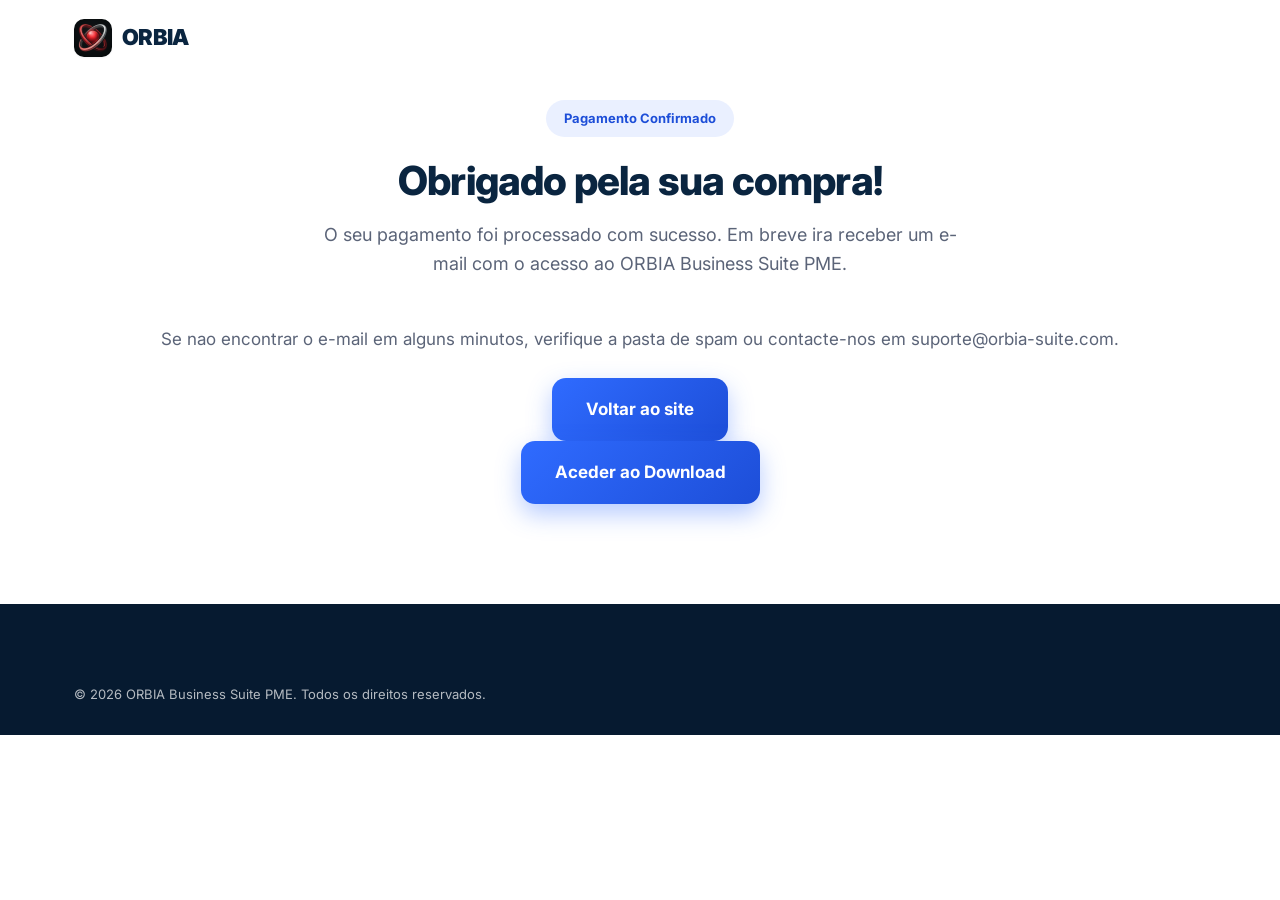
<file: obrigado.html>
<!DOCTYPE html>
  <html lang="pt-PT">
  <head>
  <meta charset="UTF-8">
  <meta name="viewport" content="width=device-width, initial-scale=1.0">
  <title>Obrigado pela sua compra | ORBIA Business Suite PME</title>
  <meta name="robots" content="noindex, nofollow">

  <link rel="icon" type="image/jpeg" href="assets/images/logo-icon.jpg">

  <link rel="preconnect" href="https://fonts.googleapis.com">
  <link rel="preconnect" href="https://fonts.gstatic.com" crossorigin>
  <link href="https://fonts.googleapis.com/css2?family=Inter:wght@400;500;600;700;800;900&display=swap" rel="stylesheet">

  <link rel="stylesheet" href="css/style.css">

  <!-- Meta Pixel Code -->
  <script>
  !function(f,b,e,v,n,t,s)
  {if(f.fbq)return;n=f.fbq=function(){n.callMethod?
  n.callMethod.apply(n,arguments):n.queue.push(arguments)};
if(!f._fbq)f._fbq=n;n.push=n;n.loaded=!0;n.version='2.0';
n.queue=[];t=b.createElement(e);t.async=!0;
t.src=v;s=b.getElementsByTagName(e)[0];
s.parentNode.insertBefore(t,s)}(window, document,'script',
  'https://connect.facebook.net/en_US/fbevents.js');
fbq('init', '1086539817080562');
fbq('track', 'PageView');
fbq('track', 'Purchase', {value: 4.90, currency: 'EUR'});
</script>
  <noscript><img height="1" width="1" style="display:none" src="https://www.facebook.com/tr?id=1086539817080562&ev=PageView&noscript=1" /></noscript>
  <!-- End Meta Pixel Code -->
  </head>
  <body>

  <header class="site-header" id="site-header">
  <div class="container header-inner">
  <a href="index.html" class="logo" aria-label="ORBIA - Pagina inicial">
  <span class="logo-badge">
  <img src="assets/images/logo-icon.jpg" alt="ORBIA">
  </span>
  <span class="logo-text">ORBIA</span>
  </a>
  </div>
  </header>

  <main>
  <section class="section" style="text-align:center; padding-top:100px; padding-bottom:100px;">
  <div class="container">
  <span class="badge badge-blue">Pagamento Confirmado</span>
  <h1 class="section-title">Obrigado pela sua compra!</h1>
<p class="section-subtitle">O seu pagamento foi processado com sucesso. Em breve ira receber um e-mail com o acesso ao ORBIA Business Suite PME.</p>
<p class="section-text">Se nao encontrar o e-mail em alguns minutos, verifique a pasta de spam ou contacte-nos em <a href="mailto:suporte@orbia-suite.com">suporte@orbia-suite.com</a>.</p>
  <p><a href="index.html" class="btn btn-primary btn-lg">Voltar ao site</a></p>
    <p><a href="https://drive.google.com/drive/folders/1LEnm_DD1dEaeIsuM--BA77f3mql-8nj5" class="btn btn-primary btn-lg" target="_blank" rel="noopener">Aceder ao Download</a></p>
  </div>
  </section>
  </main>

<footer class="site-footer">
  <div class="container footer-bottom">
  <p>&copy; <span id="year"></span> ORBIA Business Suite PME. Todos os direitos reservados.</p>
  </div>
  </footer>

  <script>document.getElementById('year').textContent = new Date().getFullYear();
</script>
  </body>
  </html>
</file>
<file: css/style.css>
/* ==========================================================================
   ORBIA BUSINESS SUITE PME — DESIGN SYSTEM
   ========================================================================== */

:root {
  /* Cores */
  --navy: #0a2540;
  --navy-light: #14335c;
  --navy-dark: #061a30;
  --blue: #2f6bff;
  --blue-dark: #1d4ed8;
  --blue-light: #eaf0ff;
  --cyan: #00c2ff;
  --bg: #ffffff;
  --bg-alt: #f6f8fb;
  --text: #0f1b2d;
  --text-muted: #5b6478;
  --text-soft: #8892a4;
  --border: #e4e9f2;
  --green: #16a34a;
  --green-bg: #e8f8ee;
  --red: #ef4444;
  --red-bg: #fdecec;
  --yellow: #f59e0b;
  --yellow-bg: #fff6e5;

  /* Sombras */
  --shadow-sm: 0 1px 2px rgba(10, 37, 64, 0.06);
  --shadow-md: 0 8px 24px rgba(10, 37, 64, 0.08);
  --shadow-lg: 0 20px 48px rgba(10, 37, 64, 0.14);
  --shadow-xl: 0 30px 70px rgba(10, 37, 64, 0.22);

  /* Raios */
  --radius-sm: 8px;
  --radius-md: 14px;
  --radius-lg: 22px;
  --radius-full: 999px;

  --font: 'Inter', -apple-system, BlinkMacSystemFont, 'Segoe UI', Roboto, Helvetica, Arial, sans-serif;
}

/* ==========================================================================
   RESET
   ========================================================================== */
*, *::before, *::after { box-sizing: border-box; margin: 0; padding: 0; }
html { scroll-behavior: smooth; }
body {
  font-family: var(--font);
  color: var(--text);
  background: var(--bg);
  line-height: 1.6;
  -webkit-font-smoothing: antialiased;
  overflow-x: hidden;
}
img, svg { display: block; max-width: 100%; }
a { text-decoration: none; color: inherit; }
ul { list-style: none; }
button { font-family: inherit; cursor: pointer; border: none; background: none; }
h1, h2, h3, h4 { font-weight: 800; line-height: 1.2; letter-spacing: -0.02em; color: var(--navy); }

.container {
  width: 100%;
  max-width: 1180px;
  margin: 0 auto;
  padding: 0 24px;
}

section[id] { scroll-margin-top: 84px; }

.section { padding: 96px 0; }
.section-alt { background: var(--bg-alt); }

.section-title {
  font-size: clamp(28px, 4vw, 40px);
  text-align: center;
  margin-bottom: 16px;
}
.section-title.align-left { text-align: left; }

.section-subtitle {
  text-align: center;
  color: var(--text-muted);
  font-size: 18px;
  max-width: 640px;
  margin: 0 auto 48px;
}

.section-text {
  color: var(--text-muted);
  font-size: 17px;
  margin-bottom: 24px;
}

.section-conclusion {
  text-align: center;
  font-size: 20px;
  font-weight: 700;
  color: var(--navy);
  max-width: 700px;
  margin: 48px auto 0;
  padding: 20px 28px;
  background: var(--blue-light);
  border-radius: var(--radius-md);
}

/* ==========================================================================
   BADGES / PILLS
   ========================================================================== */
.badge {
  display: inline-flex;
  align-items: center;
  gap: 6px;
  padding: 8px 18px;
  border-radius: var(--radius-full);
  font-size: 13px;
  font-weight: 700;
  margin-bottom: 20px;
}
.badge-blue { background: var(--blue-light); color: var(--blue-dark); }
.badge-navy { background: var(--navy); color: #fff; }
.badge-light { background: rgba(255,255,255,0.15); color: #fff; }
.center-badge { display: flex; justify-content: center; margin: 0 auto 16px; width: fit-content; }

/* ==========================================================================
   BUTTONS
   ========================================================================== */
.btn {
  display: inline-flex;
  align-items: center;
  justify-content: center;
  gap: 8px;
  padding: 14px 28px;
  border-radius: var(--radius-md);
  font-weight: 700;
  font-size: 16px;
  transition: transform 0.2s ease, box-shadow 0.2s ease, background 0.2s ease;
  white-space: nowrap;
}
.btn-primary {
  background: linear-gradient(135deg, var(--blue), var(--blue-dark));
  color: #fff;
  box-shadow: 0 10px 24px rgba(47, 107, 255, 0.35);
}
.btn-primary:hover { transform: translateY(-2px); box-shadow: 0 16px 32px rgba(47, 107, 255, 0.45); }
.btn-secondary {
  background: #fff;
  color: var(--navy);
  border: 2px solid var(--border);
}
.btn-secondary:hover { border-color: var(--blue); color: var(--blue); transform: translateY(-2px); }
.btn-cta {
  background: linear-gradient(135deg, var(--blue), var(--cyan));
  color: #fff;
  font-size: 18px;
  padding: 20px 44px;
  box-shadow: 0 16px 40px rgba(47, 107, 255, 0.4);
}
.btn-cta:hover { transform: translateY(-3px) scale(1.02); box-shadow: 0 22px 50px rgba(47, 107, 255, 0.5); }
.btn-sm { padding: 10px 20px; font-size: 14px; }
.btn-lg { padding: 18px 34px; font-size: 17px; }

/* ==========================================================================
   HEADER
   ========================================================================== */
.site-header {
  position: fixed;
  top: 0; left: 0; right: 0;
  z-index: 500;
  background: rgba(255, 255, 255, 0.85);
  backdrop-filter: blur(12px);
  -webkit-backdrop-filter: blur(12px);
  border-bottom: 1px solid transparent;
  transition: box-shadow 0.3s ease, border-color 0.3s ease;
}
.site-header.scrolled {
  box-shadow: var(--shadow-sm);
  border-bottom-color: var(--border);
}
.header-inner {
  display: flex;
  align-items: center;
  justify-content: space-between;
  height: 76px;
}
.logo { display: flex; align-items: center; gap: 10px; }
.logo-text { font-size: 22px; font-weight: 900; color: var(--navy); letter-spacing: -0.03em; }
.logo-text.light { color: #fff; }
.logo-badge {
  width: 38px; height: 38px;
  border-radius: 10px;
  overflow: hidden;
  flex-shrink: 0;
  box-shadow: var(--shadow-sm);
}
.logo-badge img {
  width: 100%; height: 100%;
  object-fit: cover;
  object-position: center;
  transform: scale(1.25);
}

.main-nav { display: flex; gap: 32px; }
.main-nav a {
  font-size: 15px;
  font-weight: 600;
  color: var(--text-muted);
  transition: color 0.2s ease;
}
.main-nav a:hover { color: var(--blue); }

.header-actions { display: flex; align-items: center; gap: 16px; }

.nav-toggle {
  display: none;
  flex-direction: column;
  gap: 5px;
  width: 28px;
}
.nav-toggle span {
  display: block;
  height: 2px;
  background: var(--navy);
  border-radius: 2px;
  transition: transform 0.25s ease, opacity 0.25s ease;
}
.nav-toggle.open span:nth-child(1) { transform: translateY(7px) rotate(45deg); }
.nav-toggle.open span:nth-child(2) { opacity: 0; }
.nav-toggle.open span:nth-child(3) { transform: translateY(-7px) rotate(-45deg); }

/* ==========================================================================
   HERO
   ========================================================================== */
.hero {
  padding: 160px 0 100px;
  background:
    radial-gradient(1100px 500px at 85% -10%, rgba(47,107,255,0.10), transparent),
    linear-gradient(180deg, #ffffff 0%, #f6f8fb 100%);
}
.hero-grid {
  display: grid;
  grid-template-columns: 1.05fr 0.95fr;
  gap: 56px;
  align-items: center;
}
.hero-title {
  font-size: clamp(32px, 4.4vw, 52px);
  margin-bottom: 20px;
}
.hero-subtitle {
  font-size: 19px;
  color: var(--text-muted);
  max-width: 520px;
  margin-bottom: 28px;
}
.hero-checklist {
  display: flex;
  flex-wrap: wrap;
  gap: 12px 22px;
  margin-bottom: 36px;
}
.hero-checklist li {
  display: flex;
  align-items: center;
  gap: 8px;
  font-weight: 600;
  font-size: 15px;
  color: var(--navy);
}
.hero-cta-row { display: flex; flex-wrap: wrap; gap: 16px; margin-bottom: 28px; }
.hero-trust {
  display: flex;
  flex-wrap: wrap;
  gap: 20px;
  font-size: 14px;
  color: var(--text-soft);
  font-weight: 600;
}

/* Laptop mockup */
.hero-visual { position: relative; }
.laptop-mockup { position: relative; filter: drop-shadow(var(--shadow-xl)); }
.laptop-screen {
  background: var(--navy);
  border-radius: 16px 16px 0 0;
  padding: 10px 10px 0;
  border: 6px solid var(--navy);
}
.laptop-base {
  height: 16px;
  background: linear-gradient(180deg, #cfd7e3, #aeb8c9);
  border-radius: 0 0 10px 10px;
  position: relative;
}
.laptop-base::after {
  content: '';
  position: absolute;
  left: 50%; top: 0;
  transform: translateX(-50%);
  width: 90px; height: 6px;
  background: #8b95a8;
  border-radius: 0 0 6px 6px;
}
.browser-bar {
  display: flex;
  align-items: center;
  gap: 6px;
  padding: 10px 12px;
  background: #fff;
  border-radius: 8px 8px 0 0;
}
.dot { width: 9px; height: 9px; border-radius: 50%; }
.dot-red { background: #ff5f57; }
.dot-yellow { background: #febc2e; }
.dot-green { background: #28c840; }
.browser-title { margin-left: 10px; font-size: 12px; font-weight: 700; color: var(--text-soft); }

.hero-shot-wrap {
  border-radius: 0 0 8px 8px;
  overflow: hidden;
  line-height: 0;
}
.hero-shot {
  width: 100%;
  aspect-ratio: 16 / 10;
  object-fit: cover;
  object-position: top center;
}

.hero-extra-note {
  font-size: 13px;
  font-weight: 600;
  color: var(--text-soft);
  margin: -22px 0 28px;
}

/* Janela "browser" reutilizável para envolver screenshots reais */
.browser-window {
  border-radius: var(--radius-md);
  overflow: hidden;
  border: 1px solid var(--border);
  background: var(--navy);
  line-height: 0;
}
.browser-window img { width: 100%; display: block; }

.float-card {
  position: absolute;
  background: #fff;
  border-radius: var(--radius-md);
  box-shadow: var(--shadow-lg);
  padding: 12px 18px;
  font-weight: 700;
  font-size: 13px;
  color: var(--navy);
  animation: floatY 4s ease-in-out infinite;
}
.float-card-1 { top: -18px; right: 20px; animation-delay: 0s; }
.float-card-2 { bottom: 30px; left: -24px; animation-delay: 1.4s; }
@keyframes floatY {
  0%, 100% { transform: translateY(0); }
  50% { transform: translateY(-10px); }
}

/* ==========================================================================
   GRIDS / CARDS GENÉRICOS
   ========================================================================== */
.grid { display: grid; gap: 24px; }
.grid-3 { grid-template-columns: repeat(3, 1fr); }
.grid-4 { grid-template-columns: repeat(4, 1fr); }

.problem-card {
  background: #fff;
  border: 1px solid var(--border);
  border-radius: var(--radius-md);
  padding: 28px 24px;
  display: flex;
  align-items: center;
  gap: 16px;
  box-shadow: var(--shadow-sm);
  transition: transform 0.25s ease, box-shadow 0.25s ease;
}
.problem-card:hover { transform: translateY(-4px); box-shadow: var(--shadow-md); }
.problem-icon {
  width: 40px; height: 40px;
  border-radius: 10px;
  background: var(--red-bg);
  display: flex; align-items: center; justify-content: center;
  font-size: 18px;
  flex-shrink: 0;
}
.problem-card p { font-weight: 600; color: var(--navy); font-size: 15px; }

/* ==========================================================================
   SOLUÇÃO
   ========================================================================== */
.solution-grid {
  display: grid;
  grid-template-columns: 1fr 1fr;
  gap: 60px;
  align-items: center;
}
.solution-list { margin: 20px 0 28px; display: flex; flex-direction: column; gap: 12px; }
.solution-list li { font-weight: 600; color: var(--navy); }

.solution-visual { position: relative; height: 380px; }
.stacked-card {
  position: absolute;
  border-radius: var(--radius-lg);
  box-shadow: var(--shadow-lg);
  border: 1px solid var(--border);
  overflow: hidden;
  line-height: 0;
}
.stacked-card img { width: 100%; height: 100%; object-fit: cover; object-position: top center; display: block; }
.card-1 { width: 78%; height: 78%; top: 0; left: 0; z-index: 2; }
.card-2 { width: 58%; height: 58%; bottom: 0; right: 0; z-index: 1; }

/* ==========================================================================
   MÓDULOS
   ========================================================================== */
.modules-grid {
  display: grid;
  grid-template-columns: repeat(2, 1fr);
  gap: 24px;
}
.module-card {
  background: #fff;
  border: 1px solid var(--border);
  border-radius: var(--radius-lg);
  padding: 28px;
  box-shadow: var(--shadow-sm);
  transition: transform 0.3s ease, box-shadow 0.3s ease;
}
.module-card:hover { transform: translateY(-6px); box-shadow: var(--shadow-lg); }
.module-icon {
  width: 52px; height: 52px;
  border-radius: 14px;
  display: flex; align-items: center; justify-content: center;
  margin-bottom: 18px;
  color: #fff;
}
.module-icon svg { width: 26px; height: 26px; }
.icon-crm { background: linear-gradient(135deg, #2f6bff, #5b8cff); }
.icon-cash { background: linear-gradient(135deg, #16a34a, #4ade80); }
.icon-receive { background: linear-gradient(135deg, #0891b2, #22d3ee); }
.icon-pay { background: linear-gradient(135deg, #f59e0b, #fbbf24); }
.icon-stock { background: linear-gradient(135deg, #7c3aed, #a78bfa); }
.icon-suppliers { background: linear-gradient(135deg, #db2777, #f472b6); }
.icon-purchases { background: linear-gradient(135deg, #ea580c, #fb923c); }
.icon-hr { background: linear-gradient(135deg, #0d9488, #2dd4bf); }
.icon-planning { background: linear-gradient(135deg, #4338ca, #818cf8); }
.icon-executive { background: linear-gradient(135deg, #0a2540, #2f6bff); }

.module-card h3 { font-size: 19px; margin-bottom: 16px; }

.module-shot {
  margin-bottom: 18px;
  box-shadow: var(--shadow-sm);
}
.module-shot img {
  aspect-ratio: 4 / 3;
  object-fit: cover;
  object-position: top center;
}

.module-benefits { display: flex; flex-wrap: wrap; gap: 8px; }
.module-benefits li {
  font-size: 12px;
  font-weight: 700;
  color: var(--navy);
  background: var(--blue-light);
  padding: 5px 12px;
  border-radius: var(--radius-full);
}

/* ==========================================================================
   BENEFÍCIOS
   ========================================================================== */
.benefit-card {
  background: #fff;
  border: 1px solid var(--border);
  border-radius: var(--radius-md);
  padding: 26px 22px;
  box-shadow: var(--shadow-sm);
  transition: transform 0.25s ease, box-shadow 0.25s ease;
}
.benefit-card:hover { transform: translateY(-5px); box-shadow: var(--shadow-md); }
.benefit-icon { font-size: 30px; display: block; margin-bottom: 14px; }
.benefit-card h3 { font-size: 16px; margin-bottom: 8px; }
.benefit-card p { font-size: 14px; color: var(--text-muted); }

/* ==========================================================================
   TABELA COMPARAÇÃO
   ========================================================================== */
.table-wrapper {
  background: #fff;
  border-radius: var(--radius-lg);
  box-shadow: var(--shadow-md);
  overflow: hidden;
  border: 1px solid var(--border);
}
.compare-table { width: 100%; border-collapse: collapse; }
.compare-table th, .compare-table td {
  padding: 18px 24px;
  text-align: center;
  border-bottom: 1px solid var(--border);
}
.compare-table th:first-child, .compare-table td:first-child { text-align: left; }
.compare-table thead th {
  background: var(--navy);
  color: #fff;
  font-size: 15px;
}
.compare-table th.col-orbia { background: var(--blue); }
.compare-table td.col-orbia { background: var(--blue-light); font-weight: 700; }
.compare-table tbody tr:last-child td { border-bottom: none; }
.compare-table td { color: var(--text-muted); font-weight: 600; }
.tick { font-size: 18px; }

/* ==========================================================================
   DEMONSTRAÇÃO / CARROSSEL
   ========================================================================== */
.demo-carousel { position: relative; max-width: 900px; margin: 0 auto; }
.demo-tabs {
  display: flex;
  flex-wrap: wrap;
  justify-content: center;
  gap: 10px;
  margin-bottom: 28px;
}
.demo-tab {
  padding: 10px 20px;
  border-radius: var(--radius-full);
  background: #fff;
  border: 1px solid var(--border);
  font-weight: 700;
  font-size: 14px;
  color: var(--text-muted);
  transition: all 0.2s ease;
}
.demo-tab.active, .demo-tab:hover { background: var(--navy); color: #fff; border-color: var(--navy); }

.demo-viewport { overflow: hidden; border-radius: var(--radius-lg); box-shadow: var(--shadow-xl); }
.demo-track { display: flex; transition: transform 0.45s ease; }
.demo-slide { min-width: 100%; }
.demo-screen { background: var(--navy); padding: 8px 8px 0; }
.demo-screen .browser-bar { border-radius: 8px 8px 0 0; }
.demo-body {
  background: #fff;
  cursor: zoom-in;
  line-height: 0;
}
.demo-body img {
  width: 100%;
  aspect-ratio: 16 / 10;
  object-fit: cover;
  object-position: top center;
  display: block;
}

.demo-arrow {
  position: absolute;
  top: 50%;
  transform: translateY(-50%);
  width: 44px; height: 44px;
  border-radius: 50%;
  background: #fff;
  box-shadow: var(--shadow-md);
  font-size: 24px;
  color: var(--navy);
  display: flex; align-items: center; justify-content: center;
  transition: background 0.2s ease, color 0.2s ease;
}
.demo-arrow:hover { background: var(--blue); color: #fff; }
.demo-prev { left: -22px; }
.demo-next { right: -22px; }

.demo-dots { display: flex; justify-content: center; gap: 8px; margin-top: 22px; }
.demo-dot { width: 9px; height: 9px; border-radius: 50%; background: var(--border); transition: background 0.2s ease, width 0.2s ease; }
.demo-dot.active { background: var(--blue); width: 24px; border-radius: var(--radius-full); }

.demo-hint { text-align: center; margin-top: 14px; color: var(--text-soft); font-size: 13px; font-weight: 600; }

/* Lightbox */
.lightbox {
  position: fixed;
  inset: 0;
  background: rgba(10, 20, 35, 0.88);
  display: flex;
  align-items: center;
  justify-content: center;
  padding: 40px;
  z-index: 1000;
  opacity: 0;
  visibility: hidden;
  transition: opacity 0.25s ease;
}
.lightbox.open { opacity: 1; visibility: visible; }
.lightbox-content { max-width: 900px; width: 100%; max-height: 90vh; transform: scale(0.95); transition: transform 0.25s ease; }
.lightbox-content .demo-screen { max-height: 90vh; display: flex; flex-direction: column; }
.lightbox-content .demo-body { flex: 1; display: flex; align-items: center; justify-content: center; cursor: default; overflow: auto; }
.lightbox-content .demo-body img { width: auto; height: auto; max-width: 100%; max-height: calc(90vh - 40px); aspect-ratio: auto; object-fit: contain; }
.lightbox.open .lightbox-content { transform: scale(1); }
.lightbox-close {
  position: absolute;
  top: 24px; right: 30px;
  color: #fff;
  font-size: 22px;
  width: 44px; height: 44px;
  border-radius: 50%;
  background: rgba(255,255,255,0.1);
}
.lightbox-close:hover { background: rgba(255,255,255,0.2); }

/* ==========================================================================
   GARANTIA
   ========================================================================== */
.guarantee-card {
  text-align: center;
  background: #fff;
  border: 1px solid var(--border);
  border-radius: var(--radius-md);
  padding: 30px 20px;
  box-shadow: var(--shadow-sm);
}
.guarantee-icon { font-size: 32px; display: block; margin-bottom: 12px; }
.guarantee-card h3 { font-size: 15px; }

/* ==========================================================================
   PREÇO
   ========================================================================== */
.pricing-section { padding: 40px 0 110px; }
.pricing-box {
  background: linear-gradient(135deg, var(--navy) 0%, #123362 60%, var(--blue-dark) 100%);
  border-radius: var(--radius-lg);
  padding: 64px 40px;
  text-align: center;
  color: #fff;
  box-shadow: var(--shadow-xl);
  position: relative;
  overflow: hidden;
}
.pricing-box::before {
  content: '';
  position: absolute;
  width: 500px; height: 500px;
  background: radial-gradient(circle, rgba(47,107,255,0.35), transparent 70%);
  top: -220px; right: -160px;
}
.pricing-title { color: #fff; font-size: clamp(24px, 3vw, 32px); margin: 8px 0 28px; position: relative; }
.price-row { display: flex; align-items: baseline; justify-content: center; gap: 18px; margin-bottom: 16px; position: relative; }
.price-old { font-size: 26px; color: rgba(255,255,255,0.55); text-decoration: line-through; }
.price-new { font-size: 64px; font-weight: 900; color: #fff; }
.pricing-note { color: rgba(255,255,255,0.75); margin-bottom: 32px; font-size: 15px; position: relative; }
.pricing-trust {
  display: flex; justify-content: center; gap: 24px;
  margin-top: 26px; font-size: 13px; font-weight: 700;
  color: rgba(255,255,255,0.8); position: relative;
}

/* ==========================================================================
   FAQ
   ========================================================================== */
.faq-list { max-width: 760px; margin: 0 auto; display: flex; flex-direction: column; gap: 14px; }
.faq-item {
  background: #fff;
  border: 1px solid var(--border);
  border-radius: var(--radius-md);
  overflow: hidden;
}
.faq-question {
  width: 100%;
  display: flex;
  justify-content: space-between;
  align-items: center;
  padding: 20px 24px;
  font-weight: 700;
  font-size: 16px;
  color: var(--navy);
  text-align: left;
}
.faq-icon {
  font-size: 20px;
  color: var(--blue);
  transition: transform 0.25s ease;
  flex-shrink: 0;
  margin-left: 16px;
}
.faq-item.open .faq-icon { transform: rotate(45deg); }
.faq-answer {
  max-height: 0;
  overflow: hidden;
  transition: max-height 0.3s ease;
}
.faq-answer p { padding: 0 24px 20px; color: var(--text-muted); font-size: 15px; }
.faq-item.open .faq-answer { max-height: 200px; }

/* ==========================================================================
   CTA FINAL
   ========================================================================== */
.final-cta {
  background: var(--navy);
  color: #fff;
  text-align: center;
  padding: 100px 0;
}
.final-cta h2 { color: #fff; font-size: clamp(28px, 4vw, 40px); margin-bottom: 16px; }
.final-cta p { color: rgba(255,255,255,0.75); font-size: 18px; margin-bottom: 36px; max-width: 560px; margin-left: auto; margin-right: auto; }

/* ==========================================================================
   FOOTER
   ========================================================================== */
.site-footer { background: var(--navy-dark); color: rgba(255,255,255,0.7); padding: 56px 0 0; }
.footer-inner {
  display: flex;
  justify-content: space-between;
  flex-wrap: wrap;
  gap: 32px;
  padding-bottom: 40px;
  border-bottom: 1px solid rgba(255,255,255,0.1);
}
.footer-logo { width: 150px; height: auto; border-radius: 12px; display: block; }
.footer-brand p { margin-top: 10px; font-size: 13px; color: rgba(255,255,255,0.5); }
.footer-links { display: flex; gap: 24px; flex-wrap: wrap; }
.footer-links a, .footer-contact a { font-size: 14px; font-weight: 600; color: rgba(255,255,255,0.7); }
.footer-links a:hover, .footer-contact a:hover { color: #fff; }
.footer-bottom {
  display: flex;
  justify-content: space-between;
  align-items: center;
  flex-wrap: wrap;
  gap: 12px;
  padding: 24px 24px 30px;
  font-size: 13px;
}
.footer-legal { display: flex; gap: 20px; }
.footer-legal a { color: rgba(255,255,255,0.5); }
.footer-legal a:hover { color: #fff; }

/* ==========================================================================
   CTA FIXO MOBILE
   ========================================================================== */
.sticky-cta {
  position: fixed;
  bottom: 0; left: 0; right: 0;
  background: #fff;
  border-top: 1px solid var(--border);
  box-shadow: 0 -8px 24px rgba(10,37,64,0.1);
  padding: 12px 18px;
  display: none;
  align-items: center;
  justify-content: space-between;
  gap: 12px;
  z-index: 400;
  transform: translateY(100%);
  transition: transform 0.3s ease;
}
.sticky-cta.visible { transform: translateY(0); }
.sticky-cta-info { display: flex; flex-direction: column; }
.sticky-price-old { font-size: 12px; text-decoration: line-through; color: var(--text-soft); }
.sticky-price-new { font-size: 18px; font-weight: 900; color: var(--navy); }

/* ==========================================================================
   ANIMAÇÕES / SCROLL REVEAL
   ========================================================================== */
.reveal { opacity: 0; transform: translateY(24px); transition: opacity 0.7s ease, transform 0.7s ease; }
.reveal.in-view { opacity: 1; transform: translateY(0); }

/* ==========================================================================
   RESPONSIVO
   ========================================================================== */
@media (max-width: 1024px) {
  .hero-grid { grid-template-columns: 1fr; }
  .hero-visual { order: -1; max-width: 520px; margin: 0 auto; }
  .grid-4 { grid-template-columns: repeat(2, 1fr); }
  .grid-3 { grid-template-columns: repeat(2, 1fr); }
  .solution-grid { grid-template-columns: 1fr; }
  .solution-visual { margin-top: 20px; }
  .demo-arrow { display: none; }
}

@media (max-width: 720px) {
  .main-nav {
    position: fixed;
    top: 76px; left: 0; right: 0;
    background: #fff;
    flex-direction: column;
    padding: 20px 24px;
    gap: 18px;
    border-bottom: 1px solid var(--border);
    box-shadow: var(--shadow-md);
    transform: translateY(-130%);
    opacity: 0;
    transition: transform 0.3s ease, opacity 0.3s ease;
  }
  .main-nav.open { transform: translateY(0); opacity: 1; }
  .nav-toggle { display: flex; }
  .header-actions .btn-buy.btn-sm { display: none; }

  .modules-grid { grid-template-columns: 1fr; }
  .grid-4 { grid-template-columns: 1fr; }
  .grid-3 { grid-template-columns: 1fr; }

  .hero { padding: 130px 0 70px; }
  .hero-cta-row { flex-direction: column; }
  .hero-cta-row .btn { width: 100%; }

  .hero-shot { aspect-ratio: 4 / 3; }

  .price-new { font-size: 48px; }
  .price-old { font-size: 20px; }

  .sticky-cta { display: flex; }
  body { padding-bottom: 70px; }

  .section { padding: 64px 0; }
}
</file>
